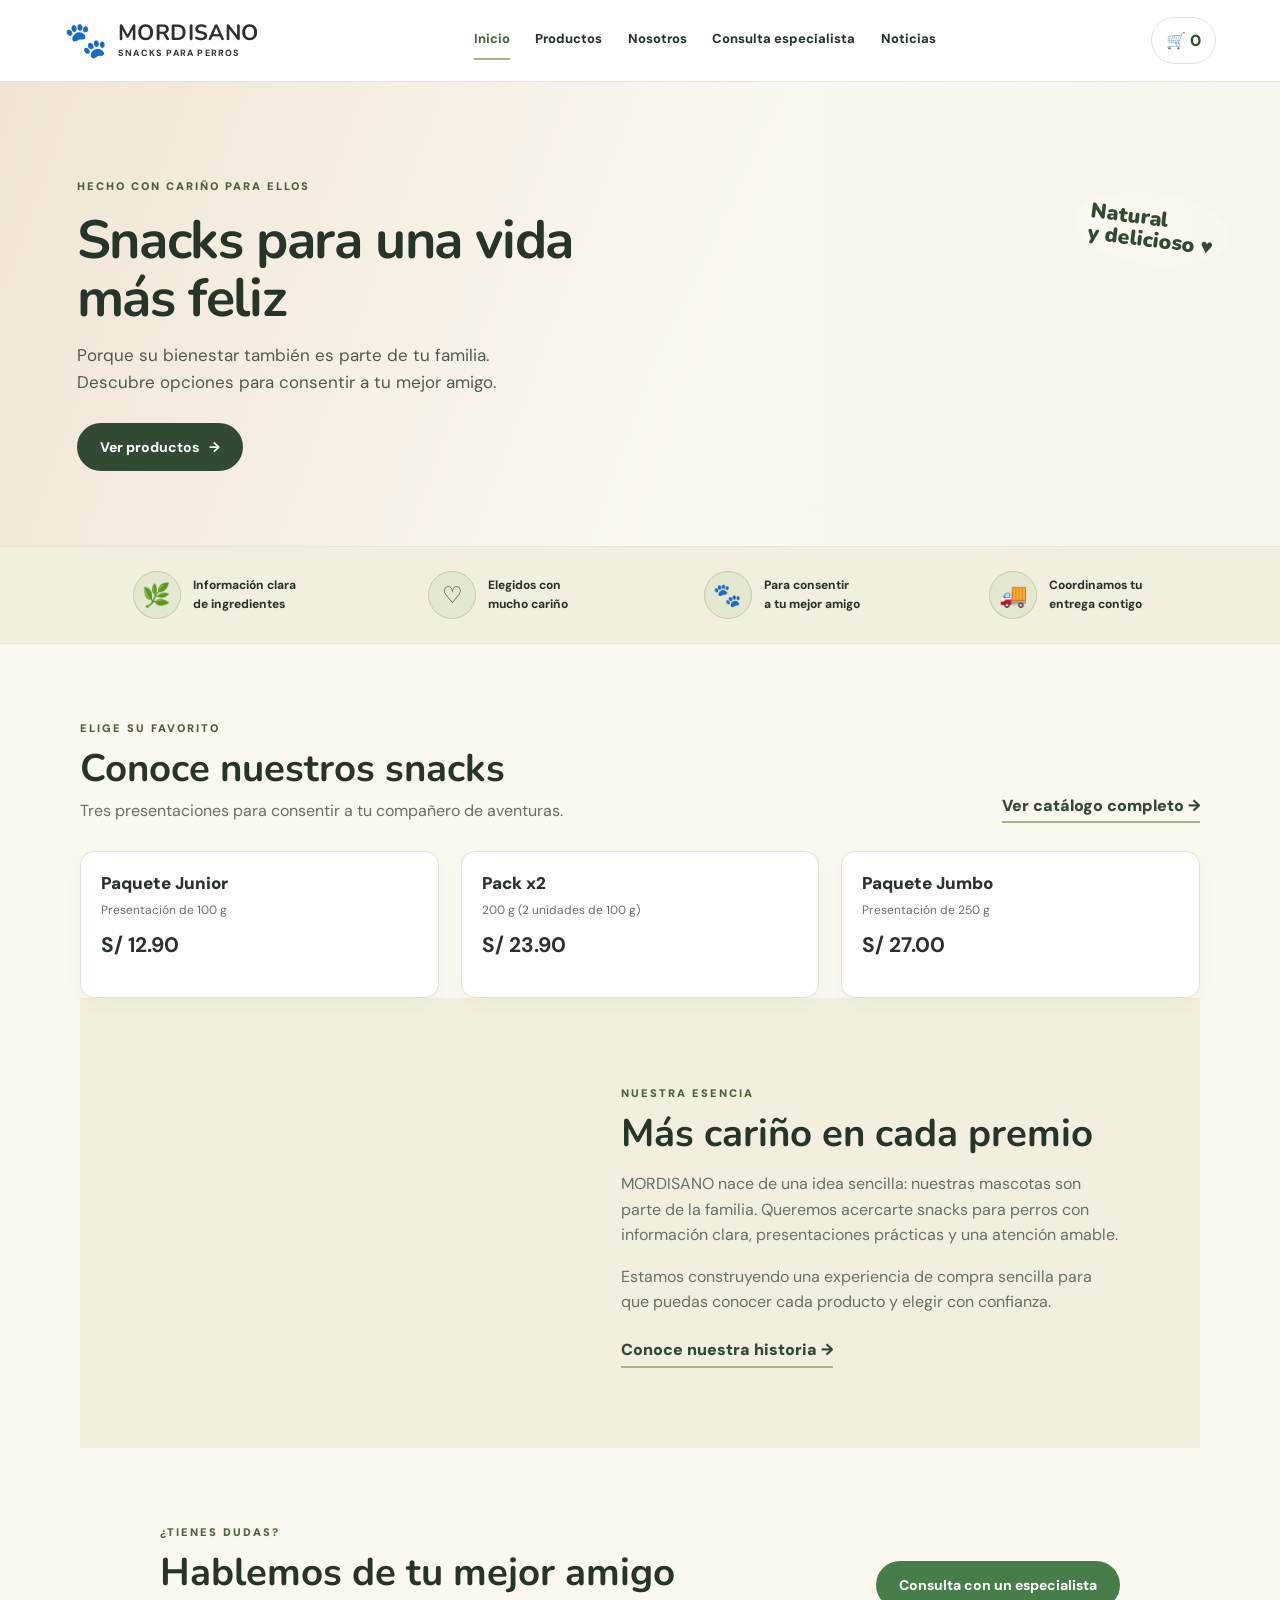
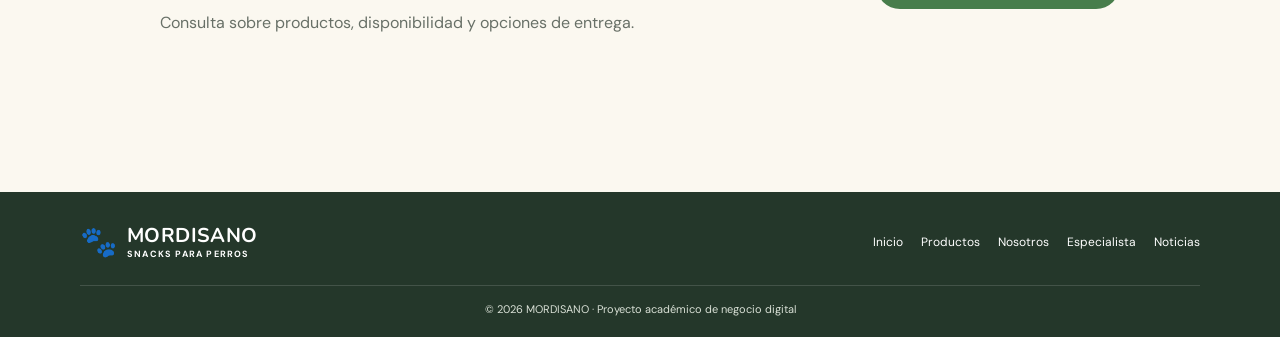
<file: index.html>
<!doctype html><html lang="es"><head><meta charset="utf-8"><meta name="viewport" content="width=device-width, initial-scale=1">
<meta name="description" content="MORDISANO: snacks para perros y una experiencia de compra cercana."><title>Inicio | MORDISANO</title><link rel="stylesheet" href="styles.css"></head><body><header class="site-header">
<a class="brand" href="index.html" aria-label="MORDISANO, inicio"><span class="paw">🐾</span><span><strong>MORDISANO</strong><small>SNACKS PARA PERROS</small></span></a>
<button class="menu-toggle" id="menuToggle" aria-label="Abrir menú" aria-expanded="false">☰</button>
<nav id="mainNav" class="nav">
<a href="index.html" data-page="index.html" target="_blank" rel="noopener">Inicio</a>
<a href="productos.html" data-page="productos.html" target="_blank" rel="noopener">Productos</a>
<a href="nosotros.html" data-page="nosotros.html" target="_blank" rel="noopener">Nosotros</a>
<a href="consultaespecialista.html" data-page="consultaespecialista.html" target="_blank" rel="noopener">Consulta especialista</a>
<a href="noticias.html" data-page="noticias.html" target="_blank" rel="noopener">Noticias</a>
</nav><div class="header-actions"><button class="cart-pill" id="cartButton" aria-label="Ver carrito">🛒 <span id="cartCount">0</span></button></div></header><main><section class="hero" id="inicio"><div class="hero-copy"><span class="eyebrow">HECHO CON CARIÑO PARA ELLOS</span><h1>Snacks para una vida más feliz</h1><p>Porque su bienestar también es parte de tu familia. Descubre opciones para consentir a tu mejor amigo.</p><a class="button" href="productos.html" target="_blank" rel="noopener">Ver productos <span>→</span></a></div><div class="hero-photo" role="img" aria-label="Perro feliz en casa"><span class="photo-note">Natural<br>y delicioso ♥</span></div></section>
<section class="benefits"><div><span>🌿</span><p>Información clara<br>de ingredientes</p></div><div><span>♡</span><p>Elegidos con<br>mucho cariño</p></div><div><span>🐾</span><p>Para consentir<br>a tu mejor amigo</p></div><div><span>🚚</span><p>Coordinamos tu<br>entrega contigo</p></div></section>
<section class="section"><div class="section-heading"><div><span class="eyebrow">ELIGE SU FAVORITO</span><h2>Conoce nuestros snacks</h2><p>Tres presentaciones para consentir a tu compañero de aventuras.</p></div><a class="text-link" href="productos.html" target="_blank" rel="noopener">Ver catálogo completo →</a></div><div class="product-grid">

<article class="product-card">

<div class="product-info">

<h3>Paquete Junior</h3>

<p>Presentación de 100 g</p>

<strong class="price">S/ 12.90</strong>

</div>

</article>

<article class="product-card">

<div class="product-info">

<h3>Pack x2</h3>

<p>200 g (2 unidades de 100 g)</p>

<strong class="price">S/ 23.90</strong>

</div>

</article>

<article class="product-card">

<div class="product-info">

<h3>Paquete Jumbo</h3>

<p>Presentación de 250 g</p>

<strong class="price">S/ 27.00</strong>

</div>

</article>

</div>
<section class="about section"><div class="about-photo" role="img" aria-label="Perro descansando cómodamente"></div><div class="about-copy"><span class="eyebrow">NUESTRA ESENCIA</span><h2>Más cariño en cada premio</h2><p>MORDISANO nace de una idea sencilla: nuestras mascotas son parte de la familia. Queremos acercarte snacks para perros con información clara, presentaciones prácticas y una atención amable.</p><p>Estamos construyendo una experiencia de compra sencilla para que puedas conocer cada producto y elegir con confianza.</p><a class="text-link" href="nosotros.html" target="_blank" rel="noopener">Conoce nuestra historia →</a></div></section>
<section class="section contact"><div><span class="eyebrow">¿TIENES DUDAS?</span><h2>Hablemos de tu mejor amigo</h2><p>Consulta sobre productos, disponibilidad y opciones de entrega.</p></div><a class="button whatsapp" href="consultaespecialista.html" target="_blank" rel="noopener">Consulta con un especialista</a></section></main><footer class="footer"><a class="brand footer-brand" href="index.html" target="_blank" rel="noopener"><span class="paw">🐾</span><span><strong>MORDISANO</strong><small>SNACKS PARA PERROS</small></span></a>
<div class="footer-links"><a href="index.html" target="_blank" rel="noopener">Inicio</a><a href="productos.html" target="_blank" rel="noopener">Productos</a><a href="nosotros.html" target="_blank" rel="noopener">Nosotros</a><a href="consultaespecialista.html" target="_blank" rel="noopener">Especialista</a><a href="noticias.html" target="_blank" rel="noopener">Noticias</a></div>
<p>© <span id="year"></span> MORDISANO · Proyecto académico de negocio digital</p></footer><dialog id="cartDialog" class="cart-dialog"><div class="dialog-head"><h2>Tu carrito</h2><button id="closeCart" aria-label="Cerrar carrito">✕</button></div>
<div id="cartItems" class="cart-items"><p>Aún no has agregado productos.</p></div><div class="cart-total"><span>Total</span><strong id="cartTotal">S/ 0.00</strong></div>
<button id="checkoutButton" class="button checkout">Preparar pedido por WhatsApp</button><p class="dialog-note">Este sitio es una demostración académica. El pedido no se procesa ni se cobra automáticamente.</p></dialog><div class="toast" id="toast" role="status" aria-live="polite"></div><script src="script.js"></script><script>document.querySelectorAll('.nav a').forEach(a=>{if(a.dataset.page==='index.html')a.classList.add('active')});</script></body></html>
</file>
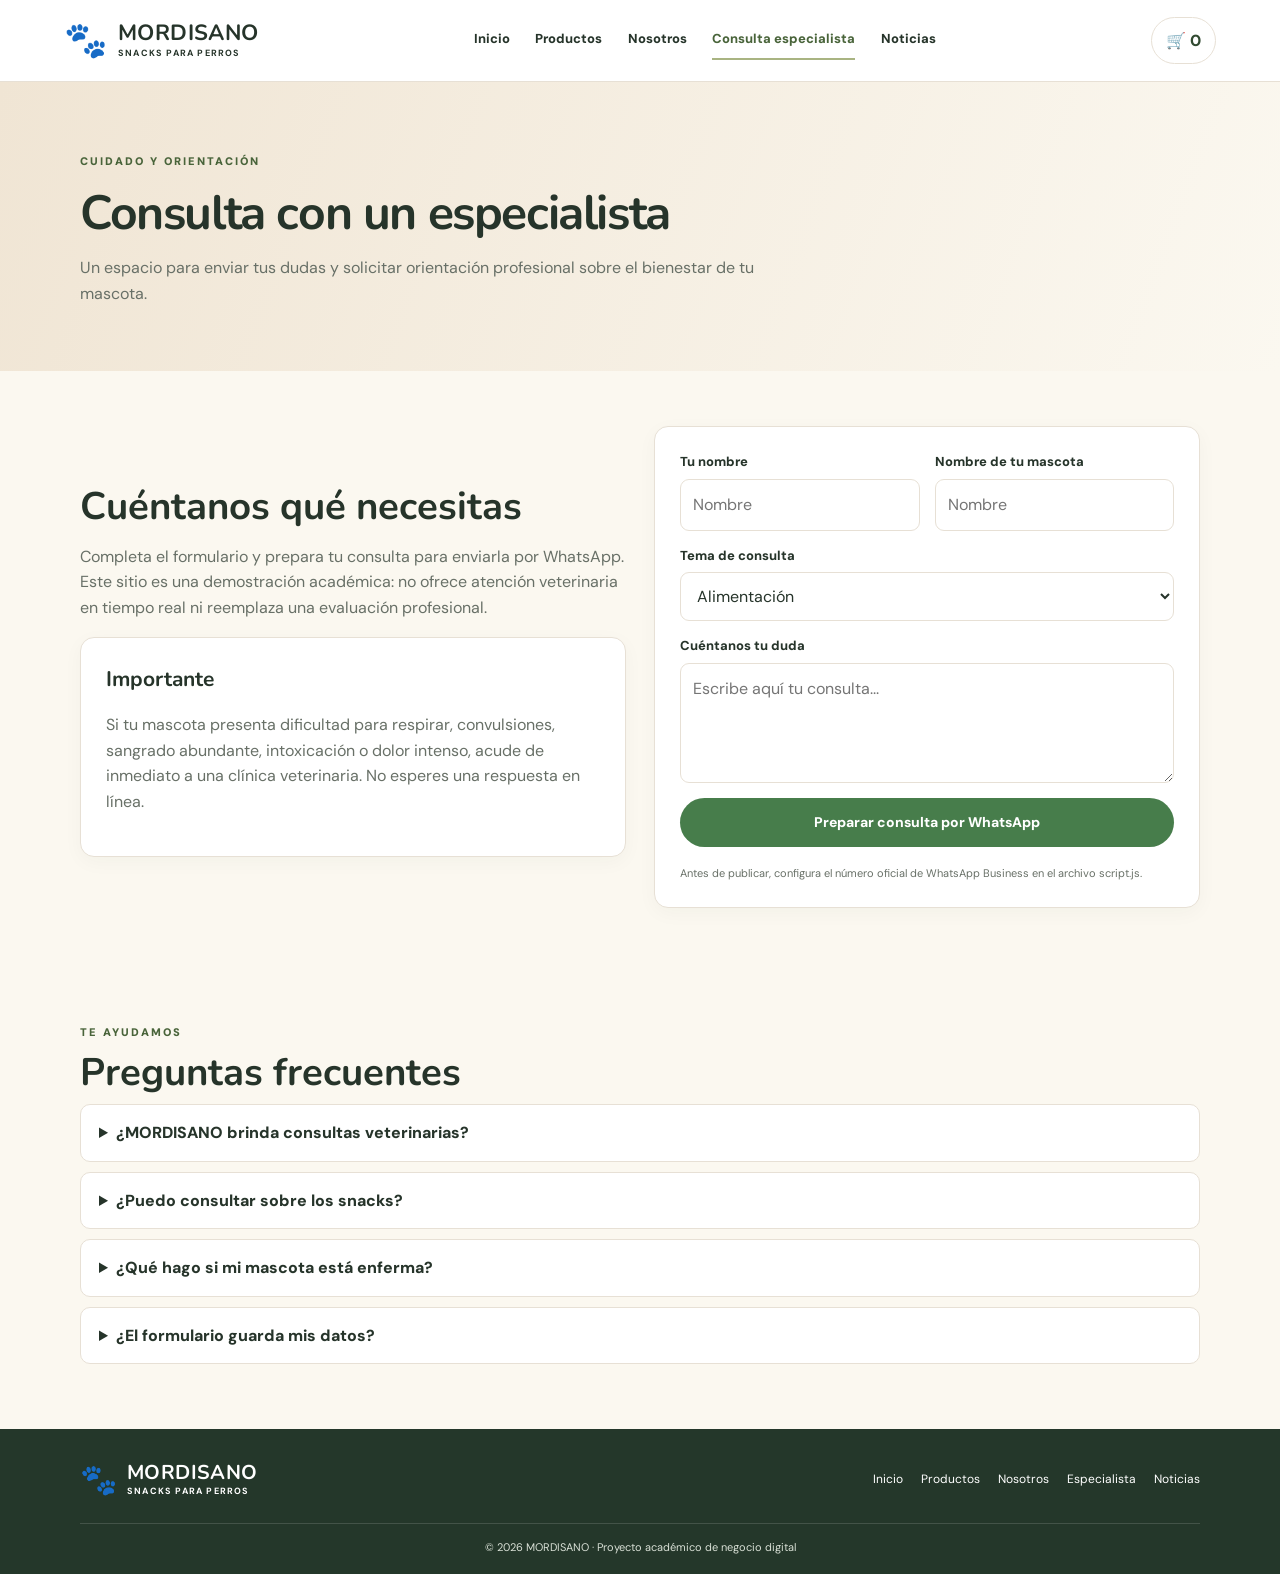
<file: consultaespecialista.html>
<!doctype html><html lang="es"><head><meta charset="utf-8"><meta name="viewport" content="width=device-width, initial-scale=1">
<meta name="description" content="MORDISANO: snacks para perros y una experiencia de compra cercana."><title>Consulta con especialista | MORDISANO</title><link rel="stylesheet" href="styles.css"></head><body><header class="site-header">
<a class="brand" href="index.html" aria-label="MORDISANO, inicio"><span class="paw">🐾</span><span><strong>MORDISANO</strong><small>SNACKS PARA PERROS</small></span></a>
<button class="menu-toggle" id="menuToggle" aria-label="Abrir menú" aria-expanded="false">☰</button>
<nav id="mainNav" class="nav">
<a href="index.html" data-page="index.html" target="_blank" rel="noopener">Inicio</a>
<a href="productos.html" data-page="productos.html" target="_blank" rel="noopener">Productos</a>
<a href="nosotros.html" data-page="nosotros.html" target="_blank" rel="noopener">Nosotros</a>
<a href="consultaespecialista.html" data-page="consultaespecialista.html" target="_blank" rel="noopener">Consulta especialista</a>
<a href="noticias.html" data-page="noticias.html" target="_blank" rel="noopener">Noticias</a>
</nav><div class="header-actions"><button class="cart-pill" id="cartButton" aria-label="Ver carrito">🛒 <span id="cartCount">0</span></button></div></header><main><section class="page-hero"><span class="eyebrow">CUIDADO Y ORIENTACIÓN</span><h1>Consulta con un especialista</h1><p>Un espacio para enviar tus dudas y solicitar orientación profesional sobre el bienestar de tu mascota.</p></section>
<section class="content two-col"><div><h2>Cuéntanos qué necesitas</h2><p>Completa el formulario y prepara tu consulta para enviarla por WhatsApp. Este sitio es una demostración académica: no ofrece atención veterinaria en tiempo real ni reemplaza una evaluación profesional.</p><div class="info-card"><h3>Importante</h3><p>Si tu mascota presenta dificultad para respirar, convulsiones, sangrado abundante, intoxicación o dolor intenso, acude de inmediato a una clínica veterinaria. No esperes una respuesta en línea.</p></div></div>
<div class="info-card"><form id="consultForm" class="form-grid"><div class="field"><label for="owner">Tu nombre</label><input id="owner" name="owner" required placeholder="Nombre"></div><div class="field"><label for="pet">Nombre de tu mascota</label><input id="pet" name="pet" placeholder="Nombre"></div><div class="field full"><label for="topic">Tema de consulta</label><select id="topic" name="topic"><option>Alimentación</option><option>Cuidados generales</option><option>Comportamiento</option><option>Otra consulta</option></select></div><div class="field full"><label for="question">Cuéntanos tu duda</label><textarea id="question" name="question" required placeholder="Escribe aquí tu consulta..."></textarea></div><div class="field full"><button class="button whatsapp" type="submit">Preparar consulta por WhatsApp</button></div></form><p class="notice">Antes de publicar, configura el número oficial de WhatsApp Business en el archivo script.js.</p></div></section>
<section class="content faq"><span class="eyebrow">TE AYUDAMOS</span><h2>Preguntas frecuentes</h2><details><summary>¿MORDISANO brinda consultas veterinarias?</summary><p>Esta versión es una propuesta académica. El formulario permite preparar una consulta, pero no confirma que exista un veterinario conectado ni una atención profesional activa.</p></details><details><summary>¿Puedo consultar sobre los snacks?</summary><p>Sí. Puedes enviar preguntas sobre presentaciones, disponibilidad e información del producto. Los ingredientes y recomendaciones específicas deben confirmarse con la información oficial del producto.</p></details><details><summary>¿Qué hago si mi mascota está enferma?</summary><p>Contacta a un médico veterinario o acude a una clínica. Ante una emergencia, busca atención presencial inmediata.</p></details><details><summary>¿El formulario guarda mis datos?</summary><p>No. El formulario solo prepara un mensaje para WhatsApp; no almacena información en esta página.</p></details></section></main><footer class="footer"><a class="brand footer-brand" href="index.html" target="_blank" rel="noopener"><span class="paw">🐾</span><span><strong>MORDISANO</strong><small>SNACKS PARA PERROS</small></span></a>
<div class="footer-links"><a href="index.html" target="_blank" rel="noopener">Inicio</a><a href="productos.html" target="_blank" rel="noopener">Productos</a><a href="nosotros.html" target="_blank" rel="noopener">Nosotros</a><a href="consultaespecialista.html" target="_blank" rel="noopener">Especialista</a><a href="noticias.html" target="_blank" rel="noopener">Noticias</a></div>
<p>© <span id="year"></span> MORDISANO · Proyecto académico de negocio digital</p></footer><dialog id="cartDialog" class="cart-dialog"><div class="dialog-head"><h2>Tu carrito</h2><button id="closeCart" aria-label="Cerrar carrito">✕</button></div>
<div id="cartItems" class="cart-items"><p>Aún no has agregado productos.</p></div><div class="cart-total"><span>Total</span><strong id="cartTotal">S/ 0.00</strong></div>
<button id="checkoutButton" class="button checkout">Preparar pedido por WhatsApp</button><p class="dialog-note">Este sitio es una demostración académica. El pedido no se procesa ni se cobra automáticamente.</p></dialog><div class="toast" id="toast" role="status" aria-live="polite"></div><script src="script.js"></script><script>document.querySelectorAll('.nav a').forEach(a=>{if(a.dataset.page==='consultaespecialista.html')a.classList.add('active')});</script></body></html>
</file>
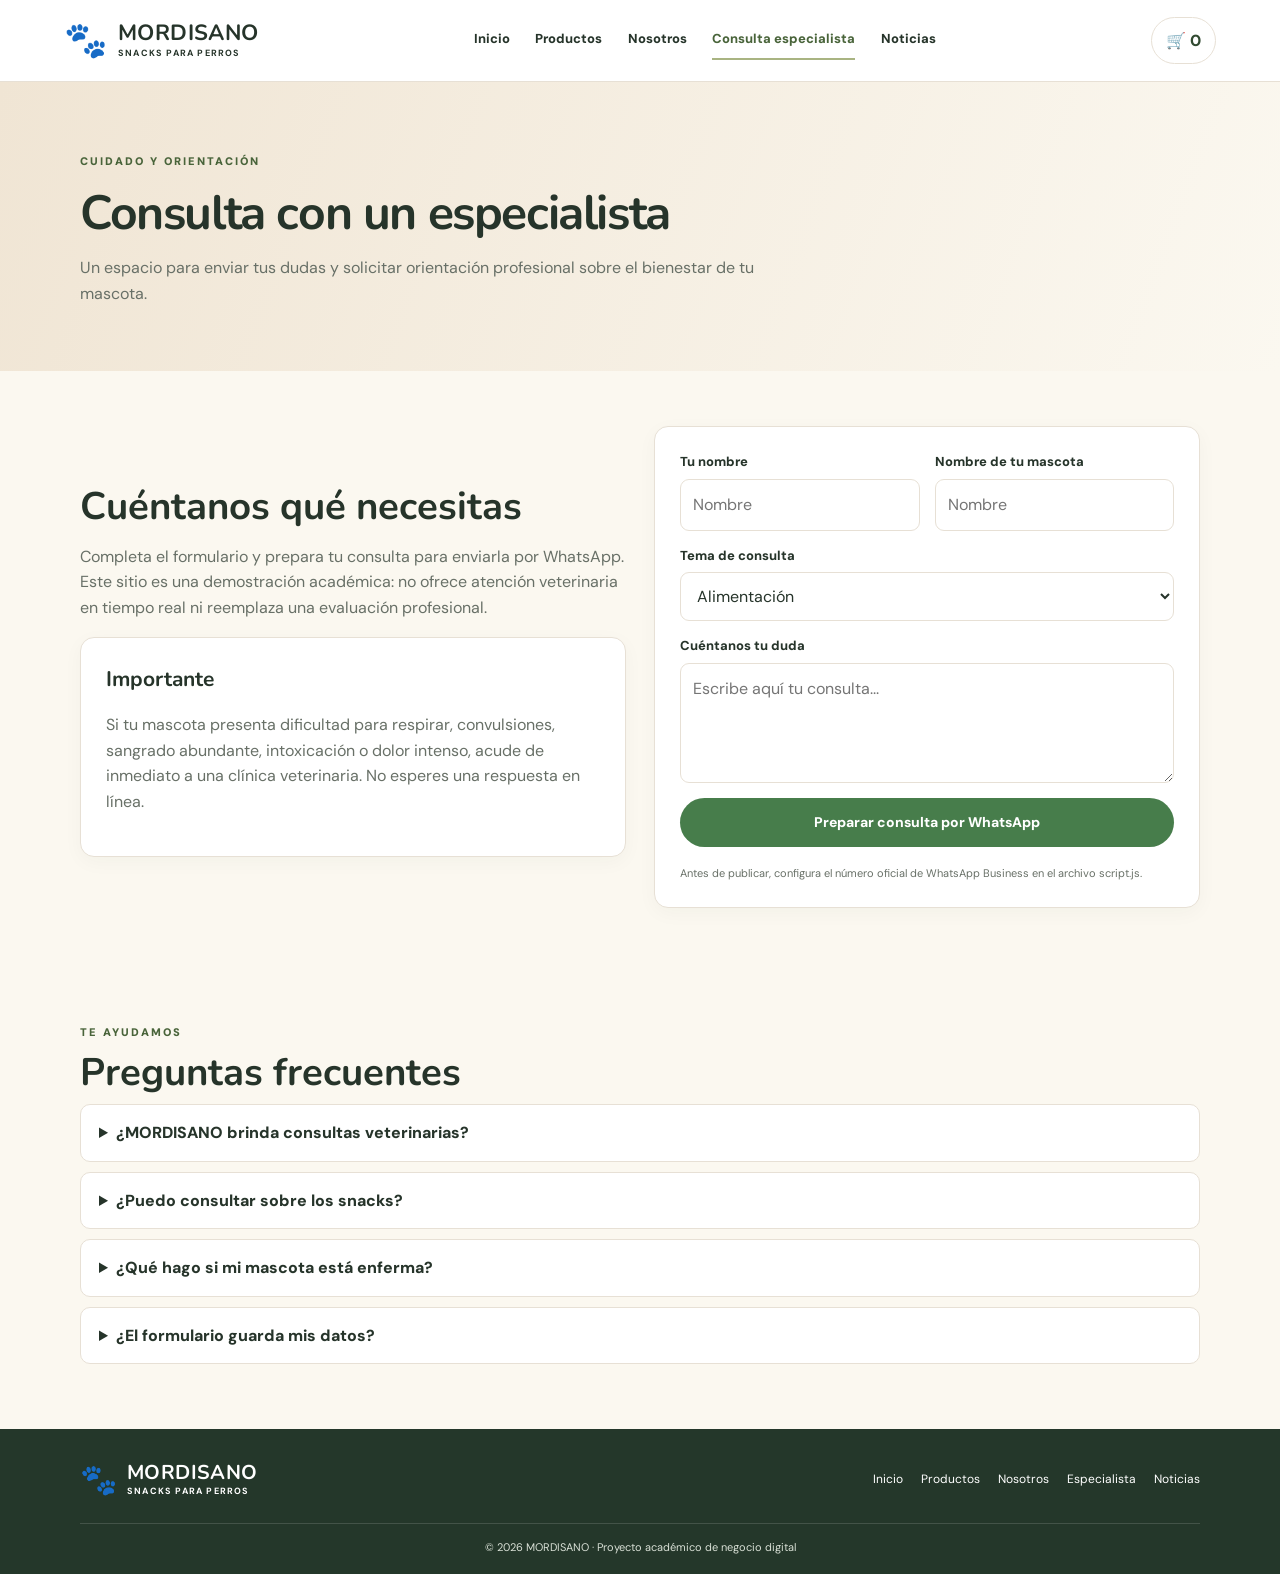
<file: consultaespecialista[1].html>
<!doctype html><html lang="es"><head><meta charset="utf-8"><meta name="viewport" content="width=device-width, initial-scale=1">
<meta name="description" content="MORDISANO: snacks para perros y una experiencia de compra cercana."><title>Consulta con especialista | MORDISANO</title><link rel="stylesheet" href="styles.css"></head><body><header class="site-header">
<a class="brand" href="index.html" aria-label="MORDISANO, inicio"><span class="paw">🐾</span><span><strong>MORDISANO</strong><small>SNACKS PARA PERROS</small></span></a>
<button class="menu-toggle" id="menuToggle" aria-label="Abrir menú" aria-expanded="false">☰</button>
<nav id="mainNav" class="nav">
<a href="index.html" data-page="index.html" target="_blank" rel="noopener">Inicio</a>
<a href="productos.html" data-page="productos.html" target="_blank" rel="noopener">Productos</a>
<a href="nosotros.html" data-page="nosotros.html" target="_blank" rel="noopener">Nosotros</a>
<a href="consultaespecialista.html" data-page="consultaespecialista.html" target="_blank" rel="noopener">Consulta especialista</a>
<a href="noticias.html" data-page="noticias.html" target="_blank" rel="noopener">Noticias</a>
</nav><div class="header-actions"><button class="cart-pill" id="cartButton" aria-label="Ver carrito">🛒 <span id="cartCount">0</span></button></div></header><main><section class="page-hero"><span class="eyebrow">CUIDADO Y ORIENTACIÓN</span><h1>Consulta con un especialista</h1><p>Un espacio para enviar tus dudas y solicitar orientación profesional sobre el bienestar de tu mascota.</p></section>
<section class="content two-col"><div><h2>Cuéntanos qué necesitas</h2><p>Completa el formulario y prepara tu consulta para enviarla por WhatsApp. Este sitio es una demostración académica: no ofrece atención veterinaria en tiempo real ni reemplaza una evaluación profesional.</p><div class="info-card"><h3>Importante</h3><p>Si tu mascota presenta dificultad para respirar, convulsiones, sangrado abundante, intoxicación o dolor intenso, acude de inmediato a una clínica veterinaria. No esperes una respuesta en línea.</p></div></div>
<div class="info-card"><form id="consultForm" class="form-grid"><div class="field"><label for="owner">Tu nombre</label><input id="owner" name="owner" required placeholder="Nombre"></div><div class="field"><label for="pet">Nombre de tu mascota</label><input id="pet" name="pet" placeholder="Nombre"></div><div class="field full"><label for="topic">Tema de consulta</label><select id="topic" name="topic"><option>Alimentación</option><option>Cuidados generales</option><option>Comportamiento</option><option>Otra consulta</option></select></div><div class="field full"><label for="question">Cuéntanos tu duda</label><textarea id="question" name="question" required placeholder="Escribe aquí tu consulta..."></textarea></div><div class="field full"><button class="button whatsapp" type="submit">Preparar consulta por WhatsApp</button></div></form><p class="notice">Antes de publicar, configura el número oficial de WhatsApp Business en el archivo script.js.</p></div></section>
<section class="content faq"><span class="eyebrow">TE AYUDAMOS</span><h2>Preguntas frecuentes</h2><details><summary>¿MORDISANO brinda consultas veterinarias?</summary><p>Esta versión es una propuesta académica. El formulario permite preparar una consulta, pero no confirma que exista un veterinario conectado ni una atención profesional activa.</p></details><details><summary>¿Puedo consultar sobre los snacks?</summary><p>Sí. Puedes enviar preguntas sobre presentaciones, disponibilidad e información del producto. Los ingredientes y recomendaciones específicas deben confirmarse con la información oficial del producto.</p></details><details><summary>¿Qué hago si mi mascota está enferma?</summary><p>Contacta a un médico veterinario o acude a una clínica. Ante una emergencia, busca atención presencial inmediata.</p></details><details><summary>¿El formulario guarda mis datos?</summary><p>No. El formulario solo prepara un mensaje para WhatsApp; no almacena información en esta página.</p></details></section></main><footer class="footer"><a class="brand footer-brand" href="index.html" target="_blank" rel="noopener"><span class="paw">🐾</span><span><strong>MORDISANO</strong><small>SNACKS PARA PERROS</small></span></a>
<div class="footer-links"><a href="index.html" target="_blank" rel="noopener">Inicio</a><a href="productos.html" target="_blank" rel="noopener">Productos</a><a href="nosotros.html" target="_blank" rel="noopener">Nosotros</a><a href="consultaespecialista.html" target="_blank" rel="noopener">Especialista</a><a href="noticias.html" target="_blank" rel="noopener">Noticias</a></div>
<p>© <span id="year"></span> MORDISANO · Proyecto académico de negocio digital</p></footer><dialog id="cartDialog" class="cart-dialog"><div class="dialog-head"><h2>Tu carrito</h2><button id="closeCart" aria-label="Cerrar carrito">✕</button></div>
<div id="cartItems" class="cart-items"><p>Aún no has agregado productos.</p></div><div class="cart-total"><span>Total</span><strong id="cartTotal">S/ 0.00</strong></div>
<button id="checkoutButton" class="button checkout">Preparar pedido por WhatsApp</button><p class="dialog-note">Este sitio es una demostración académica. El pedido no se procesa ni se cobra automáticamente.</p></dialog><div class="toast" id="toast" role="status" aria-live="polite"></div><script src="script.js"></script><script>document.querySelectorAll('.nav a').forEach(a=>{if(a.dataset.page==='consultaespecialista.html')a.classList.add('active')});</script></body></html>
</file>
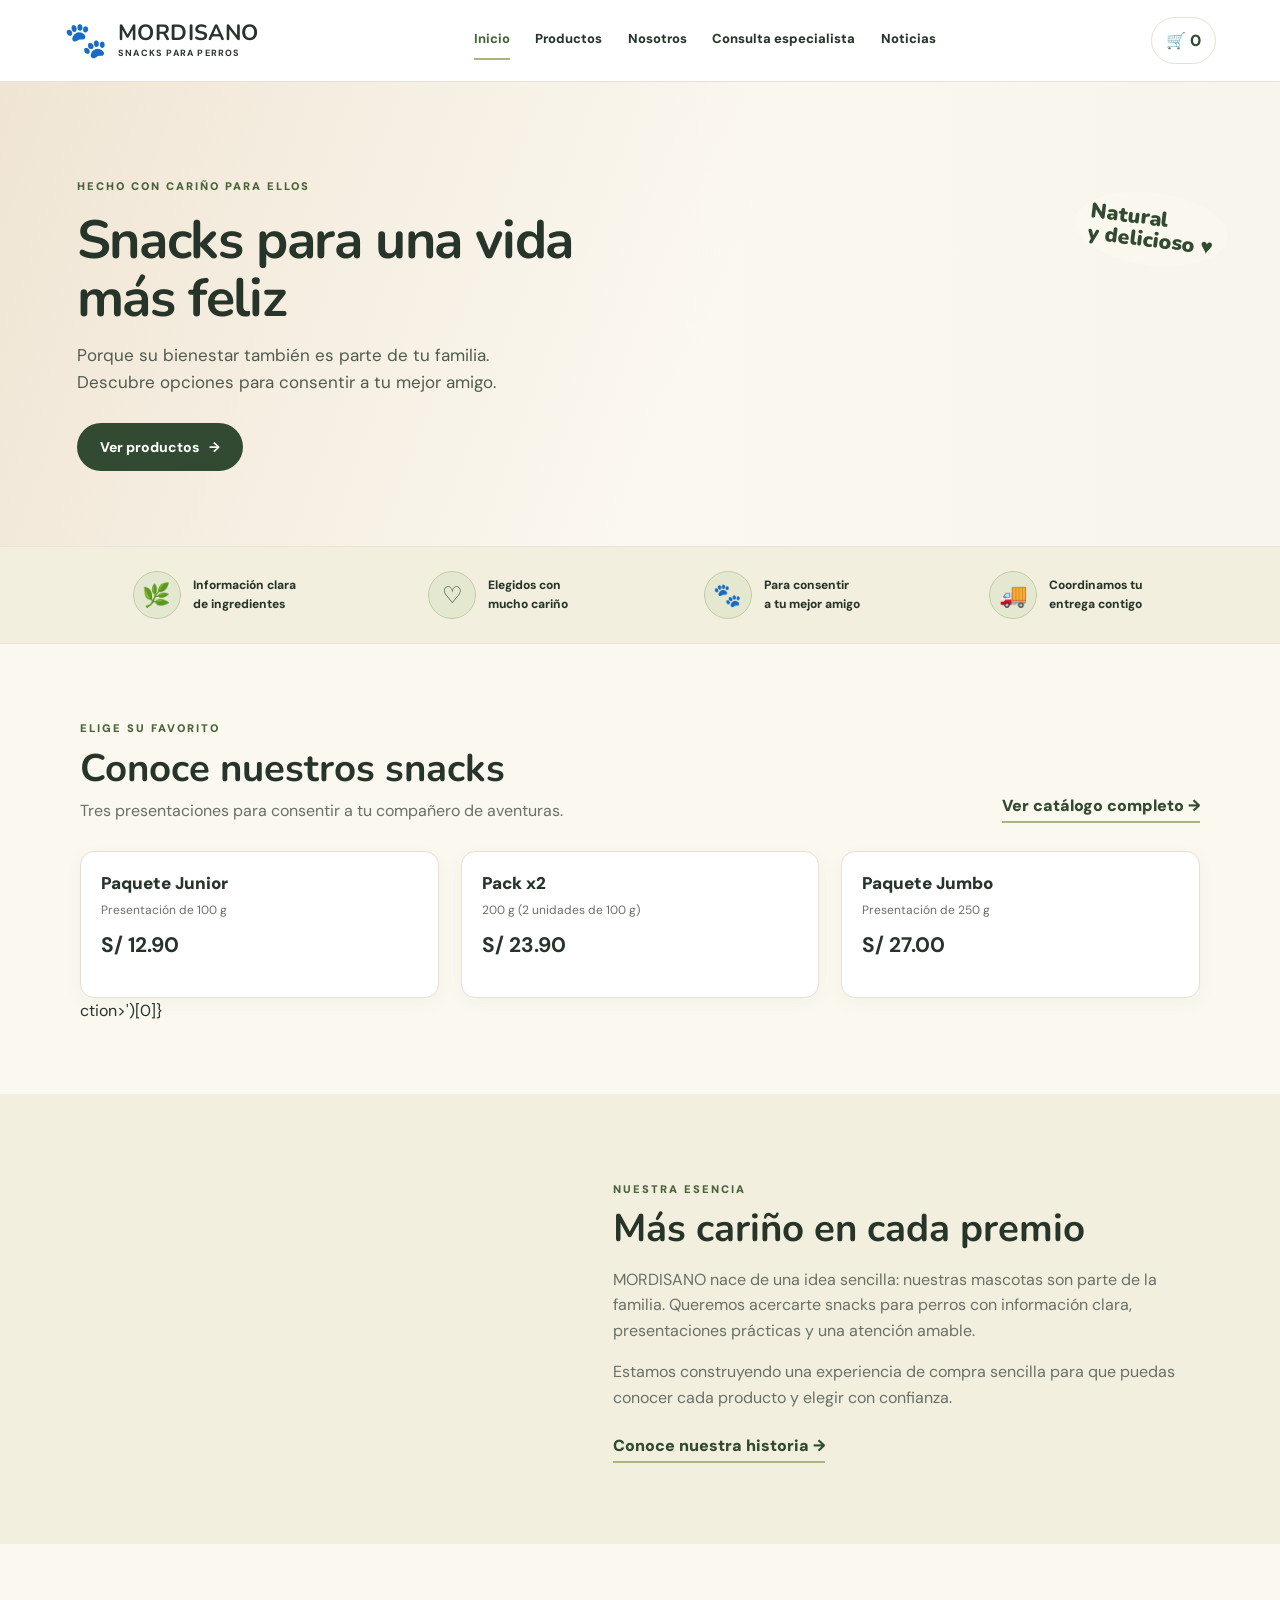
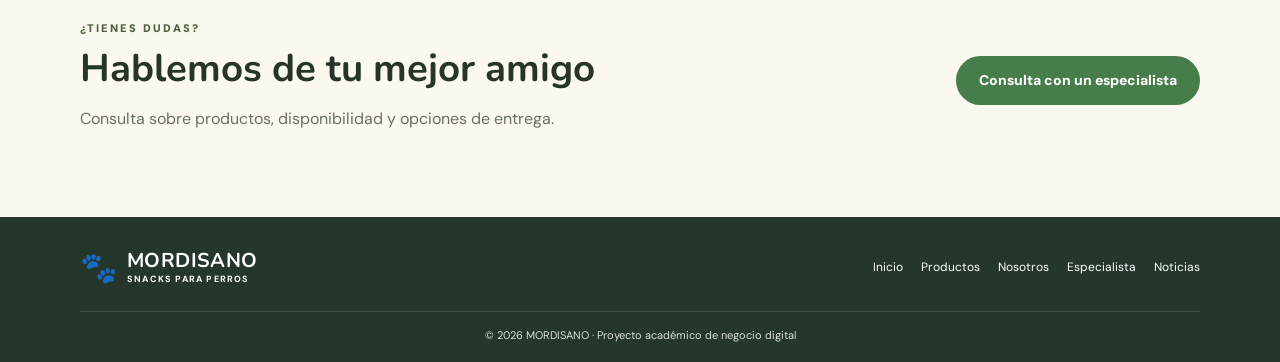
<file: index[1].html>
<!doctype html><html lang="es"><head><meta charset="utf-8"><meta name="viewport" content="width=device-width, initial-scale=1">
<meta name="description" content="MORDISANO: snacks para perros y una experiencia de compra cercana."><title>Inicio | MORDISANO</title><link rel="stylesheet" href="styles.css"></head><body><header class="site-header">
<a class="brand" href="index.html" aria-label="MORDISANO, inicio"><span class="paw">🐾</span><span><strong>MORDISANO</strong><small>SNACKS PARA PERROS</small></span></a>
<button class="menu-toggle" id="menuToggle" aria-label="Abrir menú" aria-expanded="false">☰</button>
<nav id="mainNav" class="nav">
<a href="index.html" data-page="index.html" target="_blank" rel="noopener">Inicio</a>
<a href="productos.html" data-page="productos.html" target="_blank" rel="noopener">Productos</a>
<a href="nosotros.html" data-page="nosotros.html" target="_blank" rel="noopener">Nosotros</a>
<a href="consultaespecialista.html" data-page="consultaespecialista.html" target="_blank" rel="noopener">Consulta especialista</a>
<a href="noticias.html" data-page="noticias.html" target="_blank" rel="noopener">Noticias</a>
</nav><div class="header-actions"><button class="cart-pill" id="cartButton" aria-label="Ver carrito">🛒 <span id="cartCount">0</span></button></div></header><main><section class="hero" id="inicio"><div class="hero-copy"><span class="eyebrow">HECHO CON CARIÑO PARA ELLOS</span><h1>Snacks para una vida más feliz</h1><p>Porque su bienestar también es parte de tu familia. Descubre opciones para consentir a tu mejor amigo.</p><a class="button" href="productos.html" target="_blank" rel="noopener">Ver productos <span>→</span></a></div><div class="hero-photo" role="img" aria-label="Perro feliz en casa"><span class="photo-note">Natural<br>y delicioso ♥</span></div></section>
<section class="benefits"><div><span>🌿</span><p>Información clara<br>de ingredientes</p></div><div><span>♡</span><p>Elegidos con<br>mucho cariño</p></div><div><span>🐾</span><p>Para consentir<br>a tu mejor amigo</p></div><div><span>🚚</span><p>Coordinamos tu<br>entrega contigo</p></div></section>
<section class="section"><div class="section-heading"><div><span class="eyebrow">ELIGE SU FAVORITO</span><h2>Conoce nuestros snacks</h2><p>Tres presentaciones para consentir a tu compañero de aventuras.</p></div><a class="text-link" href="productos.html" target="_blank" rel="noopener">Ver catálogo completo →</a></div><div class="product-grid">

<article class="product-card">

<div class="product-info">

<h3>Paquete Junior</h3>

<p>Presentación de 100 g</p>

<strong class="price">S/ 12.90</strong>

</div>

</article>

<article class="product-card">

<div class="product-info">

<h3>Pack x2</h3>

<p>200 g (2 unidades de 100 g)</p>

<strong class="price">S/ 23.90</strong>

</div>

</article>

<article class="product-card">

<div class="product-info">

<h3>Paquete Jumbo</h3>

<p>Presentación de 250 g</p>

<strong class="price">S/ 27.00</strong>

</div>

</article>

</div>ction>')[0]}</section>
<section class="about section"><div class="about-photo" role="img" aria-label="Perro descansando cómodamente"></div><div class="about-copy"><span class="eyebrow">NUESTRA ESENCIA</span><h2>Más cariño en cada premio</h2><p>MORDISANO nace de una idea sencilla: nuestras mascotas son parte de la familia. Queremos acercarte snacks para perros con información clara, presentaciones prácticas y una atención amable.</p><p>Estamos construyendo una experiencia de compra sencilla para que puedas conocer cada producto y elegir con confianza.</p><a class="text-link" href="nosotros.html" target="_blank" rel="noopener">Conoce nuestra historia →</a></div></section>
<section class="section contact"><div><span class="eyebrow">¿TIENES DUDAS?</span><h2>Hablemos de tu mejor amigo</h2><p>Consulta sobre productos, disponibilidad y opciones de entrega.</p></div><a class="button whatsapp" href="consultaespecialista.html" target="_blank" rel="noopener">Consulta con un especialista</a></section></main><footer class="footer"><a class="brand footer-brand" href="index.html" target="_blank" rel="noopener"><span class="paw">🐾</span><span><strong>MORDISANO</strong><small>SNACKS PARA PERROS</small></span></a>
<div class="footer-links"><a href="index.html" target="_blank" rel="noopener">Inicio</a><a href="productos.html" target="_blank" rel="noopener">Productos</a><a href="nosotros.html" target="_blank" rel="noopener">Nosotros</a><a href="consultaespecialista.html" target="_blank" rel="noopener">Especialista</a><a href="noticias.html" target="_blank" rel="noopener">Noticias</a></div>
<p>© <span id="year"></span> MORDISANO · Proyecto académico de negocio digital</p></footer><dialog id="cartDialog" class="cart-dialog"><div class="dialog-head"><h2>Tu carrito</h2><button id="closeCart" aria-label="Cerrar carrito">✕</button></div>
<div id="cartItems" class="cart-items"><p>Aún no has agregado productos.</p></div><div class="cart-total"><span>Total</span><strong id="cartTotal">S/ 0.00</strong></div>
<button id="checkoutButton" class="button checkout">Preparar pedido por WhatsApp</button><p class="dialog-note">Este sitio es una demostración académica. El pedido no se procesa ni se cobra automáticamente.</p></dialog><div class="toast" id="toast" role="status" aria-live="polite"></div><script src="script.js"></script><script>document.querySelectorAll('.nav a').forEach(a=>{if(a.dataset.page==='index.html')a.classList.add('active')});</script></body></html>
</file>
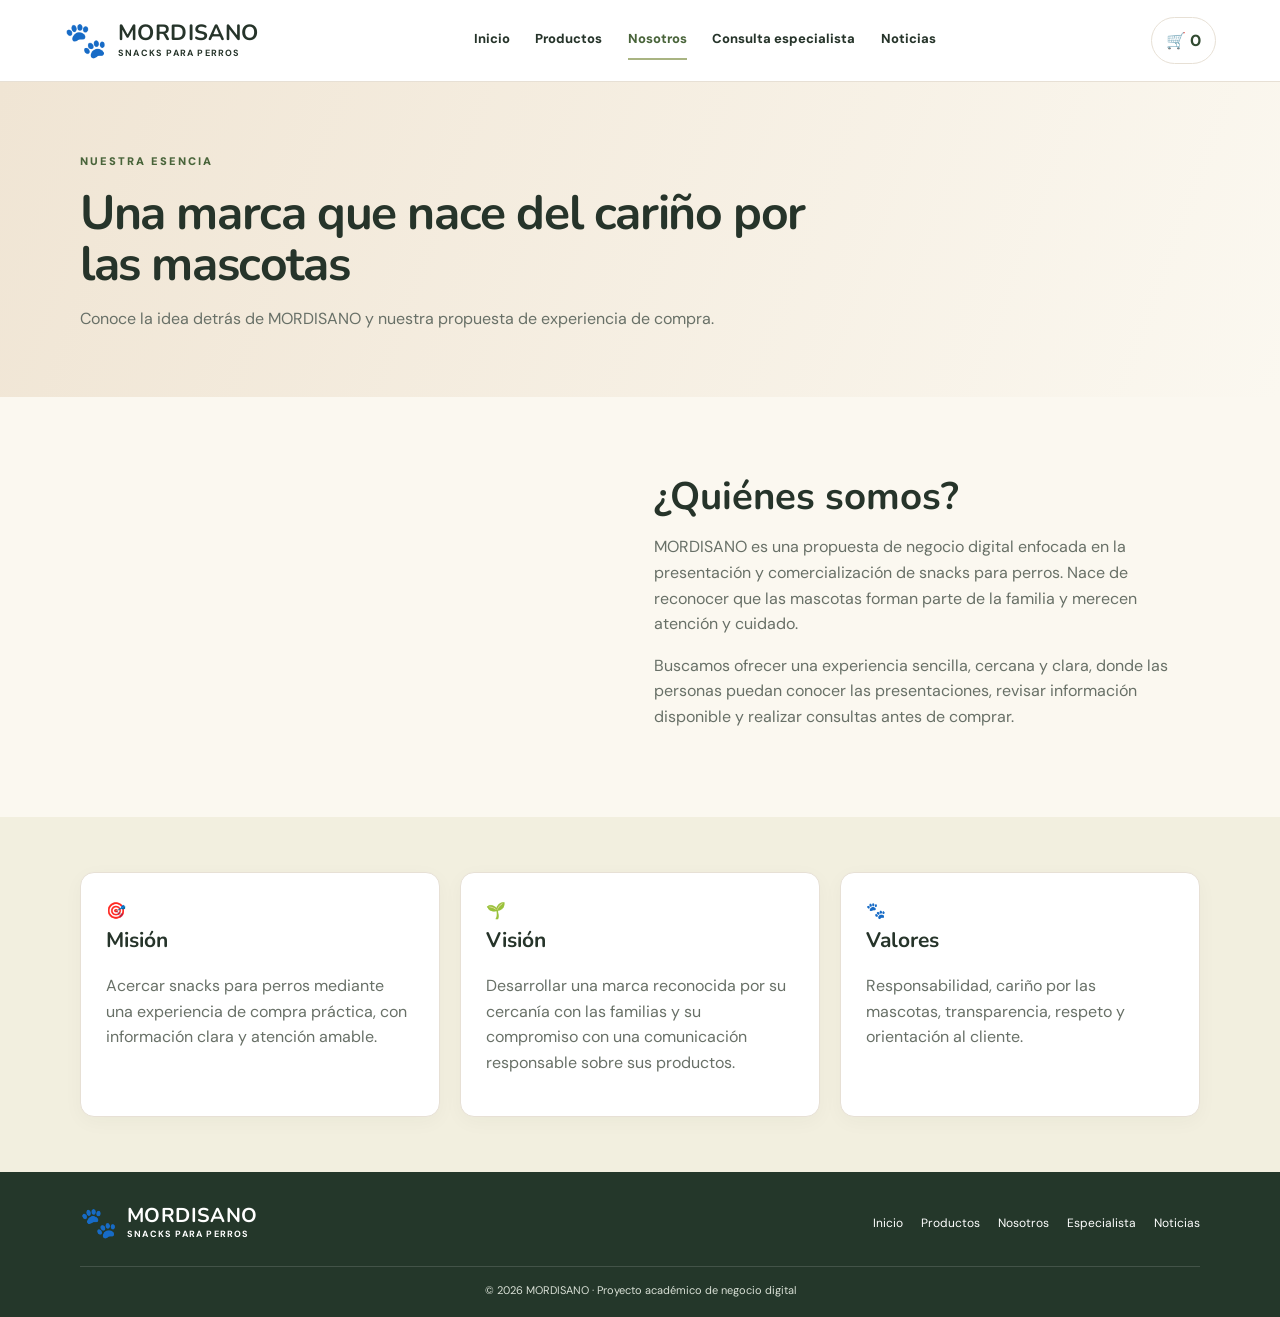
<file: nosotros.html>
<!doctype html><html lang="es"><head><meta charset="utf-8"><meta name="viewport" content="width=device-width, initial-scale=1">
<meta name="description" content="MORDISANO: snacks para perros y una experiencia de compra cercana."><title>Nosotros | MORDISANO</title><link rel="stylesheet" href="styles.css"></head><body><header class="site-header">
<a class="brand" href="index.html" aria-label="MORDISANO, inicio"><span class="paw">🐾</span><span><strong>MORDISANO</strong><small>SNACKS PARA PERROS</small></span></a>
<button class="menu-toggle" id="menuToggle" aria-label="Abrir menú" aria-expanded="false">☰</button>
<nav id="mainNav" class="nav">
<a href="index.html" data-page="index.html" target="_blank" rel="noopener">Inicio</a>
<a href="productos.html" data-page="productos.html" target="_blank" rel="noopener">Productos</a>
<a href="nosotros.html" data-page="nosotros.html" target="_blank" rel="noopener">Nosotros</a>
<a href="consultaespecialista.html" data-page="consultaespecialista.html" target="_blank" rel="noopener">Consulta especialista</a>
<a href="noticias.html" data-page="noticias.html" target="_blank" rel="noopener">Noticias</a>
</nav><div class="header-actions"><button class="cart-pill" id="cartButton" aria-label="Ver carrito">🛒 <span id="cartCount">0</span></button></div></header><main><section class="page-hero"><span class="eyebrow">NUESTRA ESENCIA</span><h1>Una marca que nace del cariño por las mascotas</h1><p>Conoce la idea detrás de MORDISANO y nuestra propuesta de experiencia de compra.</p></section>
<section class="content two-col"><div class="about-photo" role="img" aria-label="Perro junto a su familia"></div><div><h2>¿Quiénes somos?</h2><p>MORDISANO es una propuesta de negocio digital enfocada en la presentación y comercialización de snacks para perros. Nace de reconocer que las mascotas forman parte de la familia y merecen atención y cuidado.</p><p>Buscamos ofrecer una experiencia sencilla, cercana y clara, donde las personas puedan conocer las presentaciones, revisar información disponible y realizar consultas antes de comprar.</p></div></section>
<section class="content" style="background:#f2efdf"><div class="article-grid"><article class="info-card"><span class="article-icon">🎯</span><h3>Misión</h3><p>Acercar snacks para perros mediante una experiencia de compra práctica, con información clara y atención amable.</p></article><article class="info-card"><span class="article-icon">🌱</span><h3>Visión</h3><p>Desarrollar una marca reconocida por su cercanía con las familias y su compromiso con una comunicación responsable sobre sus productos.</p></article><article class="info-card"><span class="article-icon">🐾</span><h3>Valores</h3><p>Responsabilidad, cariño por las mascotas, transparencia, respeto y orientación al cliente.</p></article></div></section></main><footer class="footer"><a class="brand footer-brand" href="index.html" target="_blank" rel="noopener"><span class="paw">🐾</span><span><strong>MORDISANO</strong><small>SNACKS PARA PERROS</small></span></a>
<div class="footer-links"><a href="index.html" target="_blank" rel="noopener">Inicio</a><a href="productos.html" target="_blank" rel="noopener">Productos</a><a href="nosotros.html" target="_blank" rel="noopener">Nosotros</a><a href="consultaespecialista.html" target="_blank" rel="noopener">Especialista</a><a href="noticias.html" target="_blank" rel="noopener">Noticias</a></div>
<p>© <span id="year"></span> MORDISANO · Proyecto académico de negocio digital</p></footer><dialog id="cartDialog" class="cart-dialog"><div class="dialog-head"><h2>Tu carrito</h2><button id="closeCart" aria-label="Cerrar carrito">✕</button></div>
<div id="cartItems" class="cart-items"><p>Aún no has agregado productos.</p></div><div class="cart-total"><span>Total</span><strong id="cartTotal">S/ 0.00</strong></div>
<button id="checkoutButton" class="button checkout">Preparar pedido por WhatsApp</button><p class="dialog-note">Este sitio es una demostración académica. El pedido no se procesa ni se cobra automáticamente.</p></dialog><div class="toast" id="toast" role="status" aria-live="polite"></div><script src="script.js"></script><script>document.querySelectorAll('.nav a').forEach(a=>{if(a.dataset.page==='nosotros.html')a.classList.add('active')});</script></body></html>
</file>
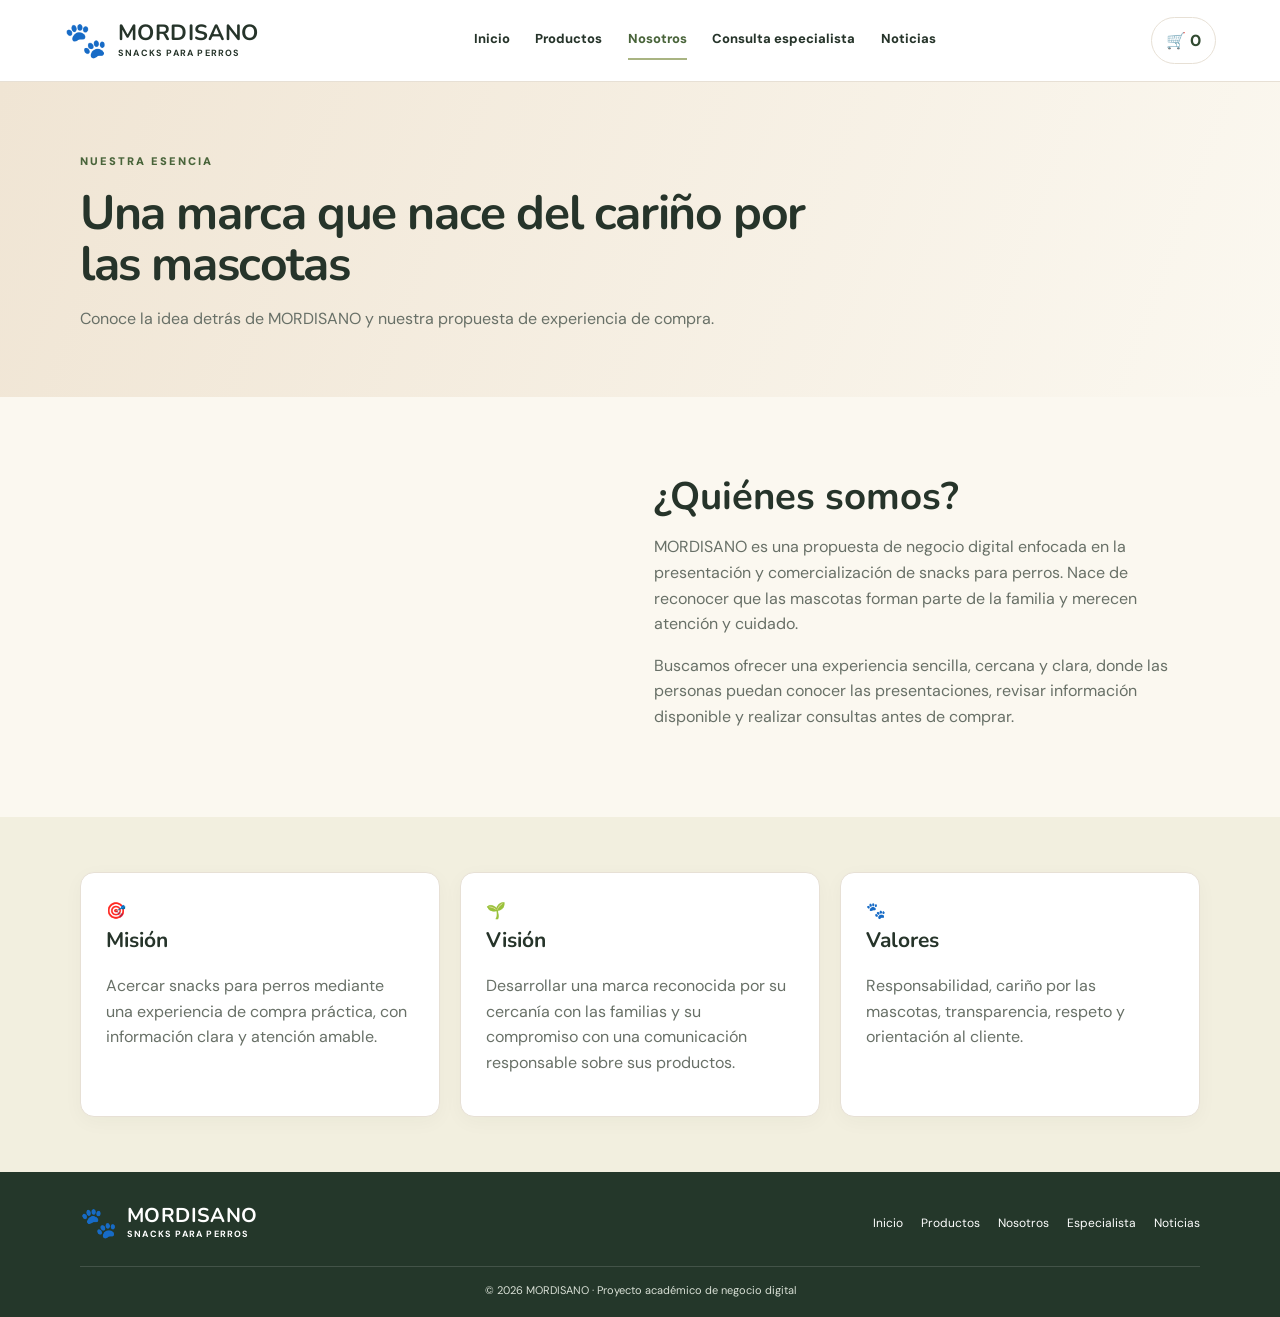
<file: nosotros[1].html>
<!doctype html><html lang="es"><head><meta charset="utf-8"><meta name="viewport" content="width=device-width, initial-scale=1">
<meta name="description" content="MORDISANO: snacks para perros y una experiencia de compra cercana."><title>Nosotros | MORDISANO</title><link rel="stylesheet" href="styles.css"></head><body><header class="site-header">
<a class="brand" href="index.html" aria-label="MORDISANO, inicio"><span class="paw">🐾</span><span><strong>MORDISANO</strong><small>SNACKS PARA PERROS</small></span></a>
<button class="menu-toggle" id="menuToggle" aria-label="Abrir menú" aria-expanded="false">☰</button>
<nav id="mainNav" class="nav">
<a href="index.html" data-page="index.html" target="_blank" rel="noopener">Inicio</a>
<a href="productos.html" data-page="productos.html" target="_blank" rel="noopener">Productos</a>
<a href="nosotros.html" data-page="nosotros.html" target="_blank" rel="noopener">Nosotros</a>
<a href="consultaespecialista.html" data-page="consultaespecialista.html" target="_blank" rel="noopener">Consulta especialista</a>
<a href="noticias.html" data-page="noticias.html" target="_blank" rel="noopener">Noticias</a>
</nav><div class="header-actions"><button class="cart-pill" id="cartButton" aria-label="Ver carrito">🛒 <span id="cartCount">0</span></button></div></header><main><section class="page-hero"><span class="eyebrow">NUESTRA ESENCIA</span><h1>Una marca que nace del cariño por las mascotas</h1><p>Conoce la idea detrás de MORDISANO y nuestra propuesta de experiencia de compra.</p></section>
<section class="content two-col"><div class="about-photo" role="img" aria-label="Perro junto a su familia"></div><div><h2>¿Quiénes somos?</h2><p>MORDISANO es una propuesta de negocio digital enfocada en la presentación y comercialización de snacks para perros. Nace de reconocer que las mascotas forman parte de la familia y merecen atención y cuidado.</p><p>Buscamos ofrecer una experiencia sencilla, cercana y clara, donde las personas puedan conocer las presentaciones, revisar información disponible y realizar consultas antes de comprar.</p></div></section>
<section class="content" style="background:#f2efdf"><div class="article-grid"><article class="info-card"><span class="article-icon">🎯</span><h3>Misión</h3><p>Acercar snacks para perros mediante una experiencia de compra práctica, con información clara y atención amable.</p></article><article class="info-card"><span class="article-icon">🌱</span><h3>Visión</h3><p>Desarrollar una marca reconocida por su cercanía con las familias y su compromiso con una comunicación responsable sobre sus productos.</p></article><article class="info-card"><span class="article-icon">🐾</span><h3>Valores</h3><p>Responsabilidad, cariño por las mascotas, transparencia, respeto y orientación al cliente.</p></article></div></section></main><footer class="footer"><a class="brand footer-brand" href="index.html" target="_blank" rel="noopener"><span class="paw">🐾</span><span><strong>MORDISANO</strong><small>SNACKS PARA PERROS</small></span></a>
<div class="footer-links"><a href="index.html" target="_blank" rel="noopener">Inicio</a><a href="productos.html" target="_blank" rel="noopener">Productos</a><a href="nosotros.html" target="_blank" rel="noopener">Nosotros</a><a href="consultaespecialista.html" target="_blank" rel="noopener">Especialista</a><a href="noticias.html" target="_blank" rel="noopener">Noticias</a></div>
<p>© <span id="year"></span> MORDISANO · Proyecto académico de negocio digital</p></footer><dialog id="cartDialog" class="cart-dialog"><div class="dialog-head"><h2>Tu carrito</h2><button id="closeCart" aria-label="Cerrar carrito">✕</button></div>
<div id="cartItems" class="cart-items"><p>Aún no has agregado productos.</p></div><div class="cart-total"><span>Total</span><strong id="cartTotal">S/ 0.00</strong></div>
<button id="checkoutButton" class="button checkout">Preparar pedido por WhatsApp</button><p class="dialog-note">Este sitio es una demostración académica. El pedido no se procesa ni se cobra automáticamente.</p></dialog><div class="toast" id="toast" role="status" aria-live="polite"></div><script src="script.js"></script><script>document.querySelectorAll('.nav a').forEach(a=>{if(a.dataset.page==='nosotros.html')a.classList.add('active')});</script></body></html>
</file>
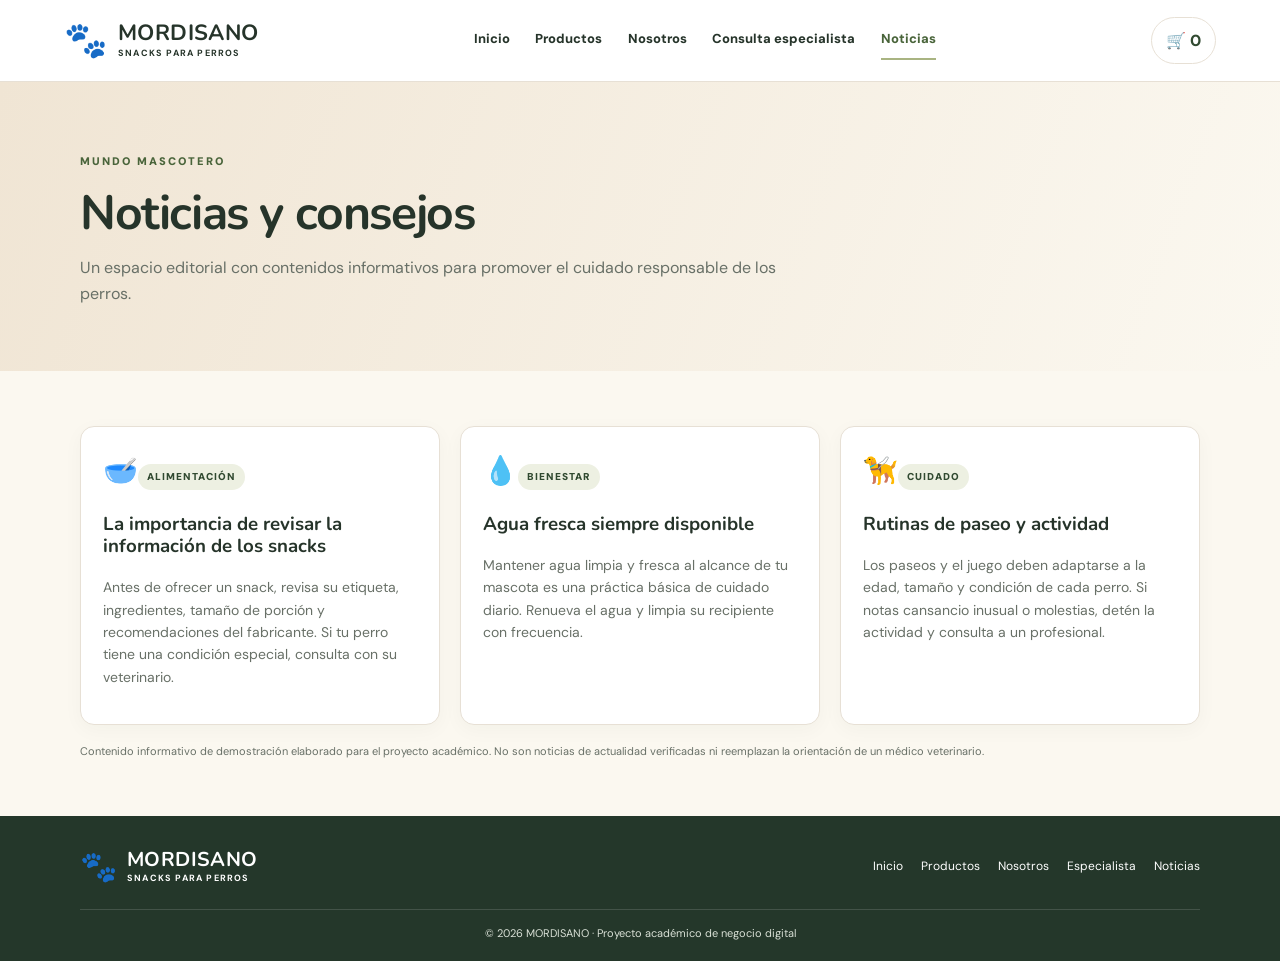
<file: noticias.html>
<!doctype html><html lang="es"><head><meta charset="utf-8"><meta name="viewport" content="width=device-width, initial-scale=1">
<meta name="description" content="MORDISANO: snacks para perros y una experiencia de compra cercana."><title>Noticias | MORDISANO</title><link rel="stylesheet" href="styles.css"></head><body><header class="site-header">
<a class="brand" href="index.html" aria-label="MORDISANO, inicio"><span class="paw">🐾</span><span><strong>MORDISANO</strong><small>SNACKS PARA PERROS</small></span></a>
<button class="menu-toggle" id="menuToggle" aria-label="Abrir menú" aria-expanded="false">☰</button>
<nav id="mainNav" class="nav">
<a href="index.html" data-page="index.html" target="_blank" rel="noopener">Inicio</a>
<a href="productos.html" data-page="productos.html" target="_blank" rel="noopener">Productos</a>
<a href="nosotros.html" data-page="nosotros.html" target="_blank" rel="noopener">Nosotros</a>
<a href="consultaespecialista.html" data-page="consultaespecialista.html" target="_blank" rel="noopener">Consulta especialista</a>
<a href="noticias.html" data-page="noticias.html" target="_blank" rel="noopener">Noticias</a>
</nav><div class="header-actions"><button class="cart-pill" id="cartButton" aria-label="Ver carrito">🛒 <span id="cartCount">0</span></button></div></header><main><section class="page-hero"><span class="eyebrow">MUNDO MASCOTERO</span><h1>Noticias y consejos</h1><p>Un espacio editorial con contenidos informativos para promover el cuidado responsable de los perros.</p></section>
<section class="content"><div class="article-grid"><article class="article-card"><span class="article-icon">🥣</span><span class="label-note">ALIMENTACIÓN</span><h3>La importancia de revisar la información de los snacks</h3><p>Antes de ofrecer un snack, revisa su etiqueta, ingredientes, tamaño de porción y recomendaciones del fabricante. Si tu perro tiene una condición especial, consulta con su veterinario.</p></article><article class="article-card"><span class="article-icon">💧</span><span class="label-note">BIENESTAR</span><h3>Agua fresca siempre disponible</h3><p>Mantener agua limpia y fresca al alcance de tu mascota es una práctica básica de cuidado diario. Renueva el agua y limpia su recipiente con frecuencia.</p></article><article class="article-card"><span class="article-icon">🦮</span><span class="label-note">CUIDADO</span><h3>Rutinas de paseo y actividad</h3><p>Los paseos y el juego deben adaptarse a la edad, tamaño y condición de cada perro. Si notas cansancio inusual o molestias, detén la actividad y consulta a un profesional.</p></article></div><p class="notice">Contenido informativo de demostración elaborado para el proyecto académico. No son noticias de actualidad verificadas ni reemplazan la orientación de un médico veterinario.</p></section></main><footer class="footer"><a class="brand footer-brand" href="index.html" target="_blank" rel="noopener"><span class="paw">🐾</span><span><strong>MORDISANO</strong><small>SNACKS PARA PERROS</small></span></a>
<div class="footer-links"><a href="index.html" target="_blank" rel="noopener">Inicio</a><a href="productos.html" target="_blank" rel="noopener">Productos</a><a href="nosotros.html" target="_blank" rel="noopener">Nosotros</a><a href="consultaespecialista.html" target="_blank" rel="noopener">Especialista</a><a href="noticias.html" target="_blank" rel="noopener">Noticias</a></div>
<p>© <span id="year"></span> MORDISANO · Proyecto académico de negocio digital</p></footer><dialog id="cartDialog" class="cart-dialog"><div class="dialog-head"><h2>Tu carrito</h2><button id="closeCart" aria-label="Cerrar carrito">✕</button></div>
<div id="cartItems" class="cart-items"><p>Aún no has agregado productos.</p></div><div class="cart-total"><span>Total</span><strong id="cartTotal">S/ 0.00</strong></div>
<button id="checkoutButton" class="button checkout">Preparar pedido por WhatsApp</button><p class="dialog-note">Este sitio es una demostración académica. El pedido no se procesa ni se cobra automáticamente.</p></dialog><div class="toast" id="toast" role="status" aria-live="polite"></div><script src="script.js"></script><script>document.querySelectorAll('.nav a').forEach(a=>{if(a.dataset.page==='noticias.html')a.classList.add('active')});</script></body></html>
</file>
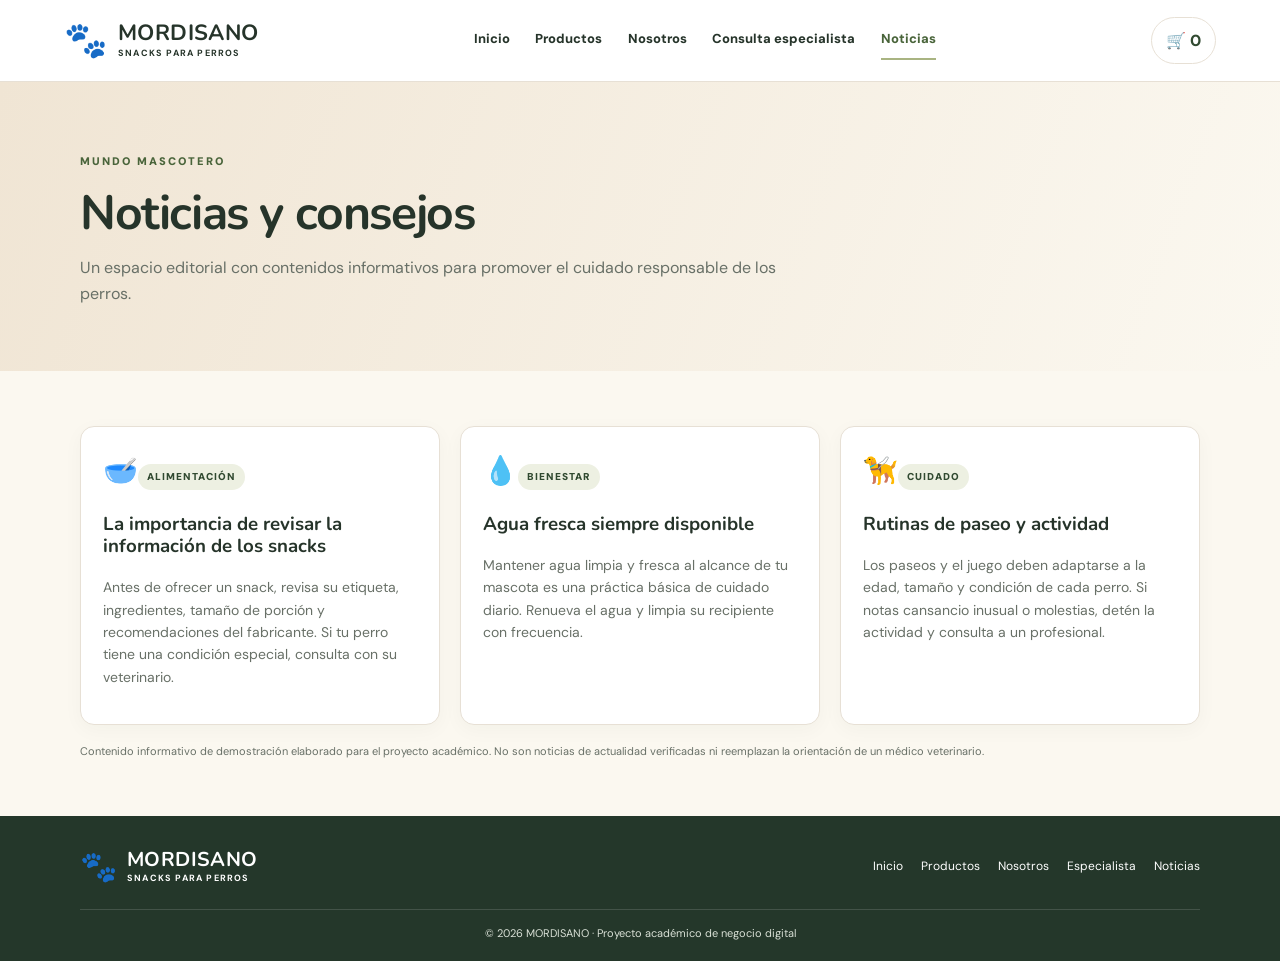
<file: noticias[1].html>
<!doctype html><html lang="es"><head><meta charset="utf-8"><meta name="viewport" content="width=device-width, initial-scale=1">
<meta name="description" content="MORDISANO: snacks para perros y una experiencia de compra cercana."><title>Noticias | MORDISANO</title><link rel="stylesheet" href="styles.css"></head><body><header class="site-header">
<a class="brand" href="index.html" aria-label="MORDISANO, inicio"><span class="paw">🐾</span><span><strong>MORDISANO</strong><small>SNACKS PARA PERROS</small></span></a>
<button class="menu-toggle" id="menuToggle" aria-label="Abrir menú" aria-expanded="false">☰</button>
<nav id="mainNav" class="nav">
<a href="index.html" data-page="index.html" target="_blank" rel="noopener">Inicio</a>
<a href="productos.html" data-page="productos.html" target="_blank" rel="noopener">Productos</a>
<a href="nosotros.html" data-page="nosotros.html" target="_blank" rel="noopener">Nosotros</a>
<a href="consultaespecialista.html" data-page="consultaespecialista.html" target="_blank" rel="noopener">Consulta especialista</a>
<a href="noticias.html" data-page="noticias.html" target="_blank" rel="noopener">Noticias</a>
</nav><div class="header-actions"><button class="cart-pill" id="cartButton" aria-label="Ver carrito">🛒 <span id="cartCount">0</span></button></div></header><main><section class="page-hero"><span class="eyebrow">MUNDO MASCOTERO</span><h1>Noticias y consejos</h1><p>Un espacio editorial con contenidos informativos para promover el cuidado responsable de los perros.</p></section>
<section class="content"><div class="article-grid"><article class="article-card"><span class="article-icon">🥣</span><span class="label-note">ALIMENTACIÓN</span><h3>La importancia de revisar la información de los snacks</h3><p>Antes de ofrecer un snack, revisa su etiqueta, ingredientes, tamaño de porción y recomendaciones del fabricante. Si tu perro tiene una condición especial, consulta con su veterinario.</p></article><article class="article-card"><span class="article-icon">💧</span><span class="label-note">BIENESTAR</span><h3>Agua fresca siempre disponible</h3><p>Mantener agua limpia y fresca al alcance de tu mascota es una práctica básica de cuidado diario. Renueva el agua y limpia su recipiente con frecuencia.</p></article><article class="article-card"><span class="article-icon">🦮</span><span class="label-note">CUIDADO</span><h3>Rutinas de paseo y actividad</h3><p>Los paseos y el juego deben adaptarse a la edad, tamaño y condición de cada perro. Si notas cansancio inusual o molestias, detén la actividad y consulta a un profesional.</p></article></div><p class="notice">Contenido informativo de demostración elaborado para el proyecto académico. No son noticias de actualidad verificadas ni reemplazan la orientación de un médico veterinario.</p></section></main><footer class="footer"><a class="brand footer-brand" href="index.html" target="_blank" rel="noopener"><span class="paw">🐾</span><span><strong>MORDISANO</strong><small>SNACKS PARA PERROS</small></span></a>
<div class="footer-links"><a href="index.html" target="_blank" rel="noopener">Inicio</a><a href="productos.html" target="_blank" rel="noopener">Productos</a><a href="nosotros.html" target="_blank" rel="noopener">Nosotros</a><a href="consultaespecialista.html" target="_blank" rel="noopener">Especialista</a><a href="noticias.html" target="_blank" rel="noopener">Noticias</a></div>
<p>© <span id="year"></span> MORDISANO · Proyecto académico de negocio digital</p></footer><dialog id="cartDialog" class="cart-dialog"><div class="dialog-head"><h2>Tu carrito</h2><button id="closeCart" aria-label="Cerrar carrito">✕</button></div>
<div id="cartItems" class="cart-items"><p>Aún no has agregado productos.</p></div><div class="cart-total"><span>Total</span><strong id="cartTotal">S/ 0.00</strong></div>
<button id="checkoutButton" class="button checkout">Preparar pedido por WhatsApp</button><p class="dialog-note">Este sitio es una demostración académica. El pedido no se procesa ni se cobra automáticamente.</p></dialog><div class="toast" id="toast" role="status" aria-live="polite"></div><script src="script.js"></script><script>document.querySelectorAll('.nav a').forEach(a=>{if(a.dataset.page==='noticias.html')a.classList.add('active')});</script></body></html>
</file>
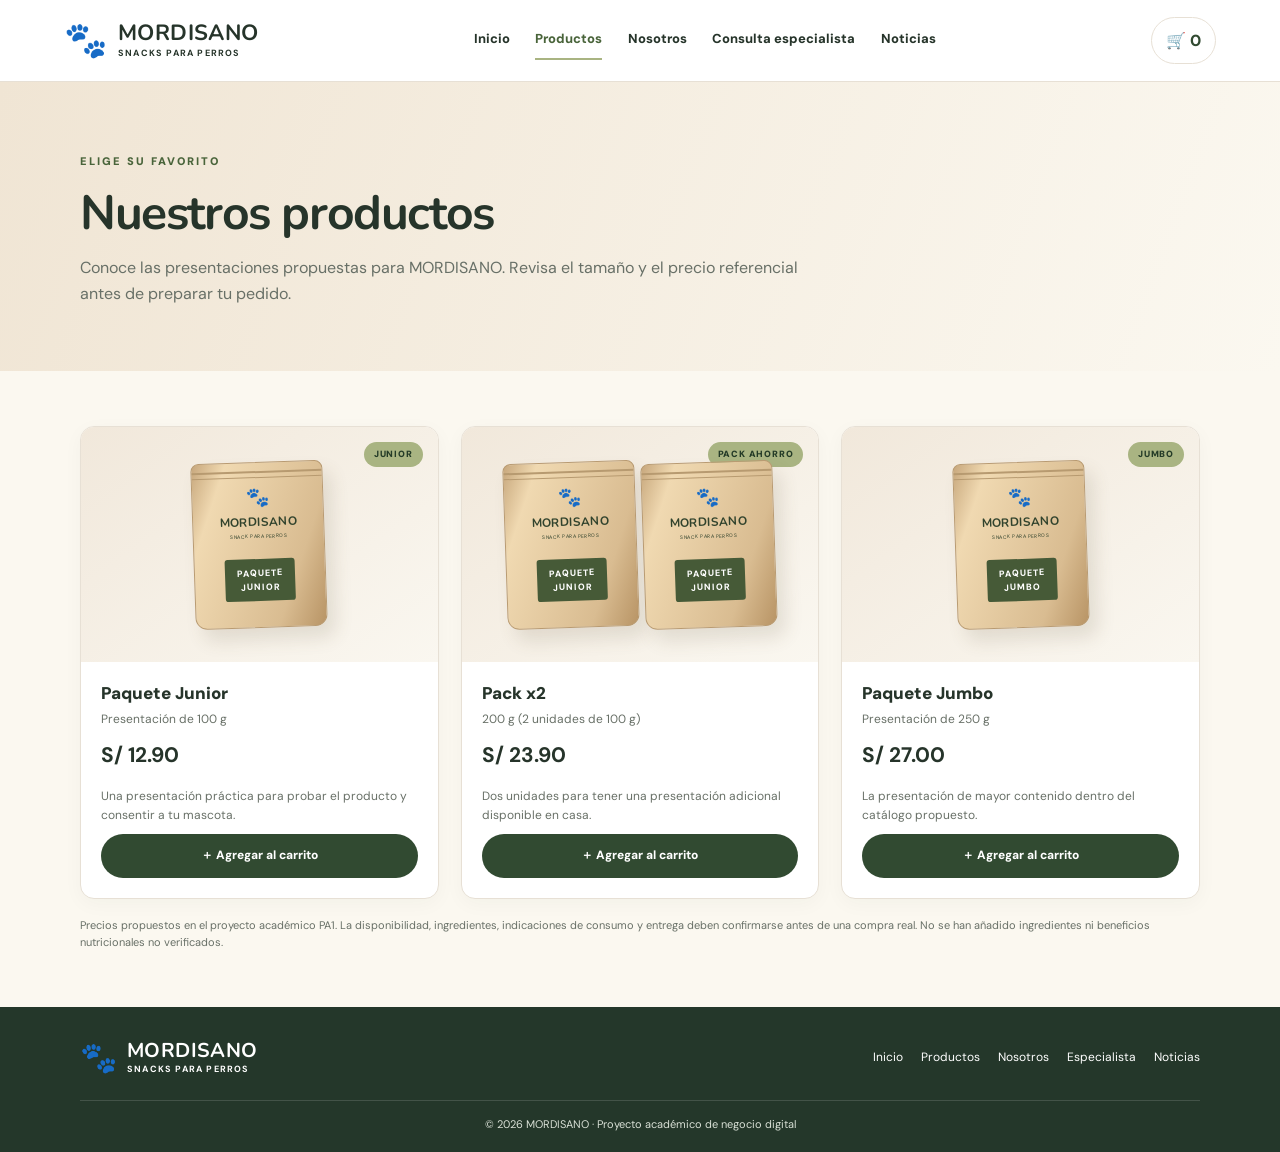
<file: productos.html>
<!doctype html><html lang="es"><head><meta charset="utf-8"><meta name="viewport" content="width=device-width, initial-scale=1">
<meta name="description" content="MORDISANO: snacks para perros y una experiencia de compra cercana."><title>Productos | MORDISANO</title><link rel="stylesheet" href="styles.css"></head><body><header class="site-header">
<a class="brand" href="index.html" aria-label="MORDISANO, inicio"><span class="paw">🐾</span><span><strong>MORDISANO</strong><small>SNACKS PARA PERROS</small></span></a>
<button class="menu-toggle" id="menuToggle" aria-label="Abrir menú" aria-expanded="false">☰</button>
<nav id="mainNav" class="nav">
<a href="index.html" data-page="index.html" target="_blank" rel="noopener">Inicio</a>
<a href="productos.html" data-page="productos.html" target="_blank" rel="noopener">Productos</a>
<a href="nosotros.html" data-page="nosotros.html" target="_blank" rel="noopener">Nosotros</a>
<a href="consultaespecialista.html" data-page="consultaespecialista.html" target="_blank" rel="noopener">Consulta especialista</a>
<a href="noticias.html" data-page="noticias.html" target="_blank" rel="noopener">Noticias</a>
</nav><div class="header-actions"><button class="cart-pill" id="cartButton" aria-label="Ver carrito">🛒 <span id="cartCount">0</span></button></div></header><main>
<section class="page-hero"><span class="eyebrow">ELIGE SU FAVORITO</span><h1>Nuestros productos</h1><p>Conoce las presentaciones propuestas para MORDISANO. Revisa el tamaño y el precio referencial antes de preparar tu pedido.</p></section>
<section class="content"><div class="product-grid">
<article class="product-card"><div class="product-image"><span class="tag">JUNIOR</span><div class="pack"><span class="pack-paw">🐾</span><b>MORDISANO</b><small>SNACK PARA PERROS</small><span class="pack-label">PAQUETE<br>JUNIOR</span></div></div><div class="product-info"><h3>Paquete Junior</h3><p>Presentación de 100 g</p><strong class="price">S/ 12.90</strong><p>Una presentación práctica para probar el producto y consentir a tu mascota.</p><button class="button add-to-cart" data-name="Paquete Junior" data-price="12.90">＋ Agregar al carrito</button></div></article>
<article class="product-card"><div class="product-image"><span class="tag">PACK AHORRO</span><div class="two-packs"><div class="pack"><span class="pack-paw">🐾</span><b>MORDISANO</b><small>SNACK PARA PERROS</small><span class="pack-label">PAQUETE<br>JUNIOR</span></div><div class="pack"><span class="pack-paw">🐾</span><b>MORDISANO</b><small>SNACK PARA PERROS</small><span class="pack-label">PAQUETE<br>JUNIOR</span></div></div></div><div class="product-info"><h3>Pack x2</h3><p>200 g (2 unidades de 100 g)</p><strong class="price">S/ 23.90</strong><p>Dos unidades para tener una presentación adicional disponible en casa.</p><button class="button add-to-cart" data-name="Pack x2" data-price="23.90">＋ Agregar al carrito</button></div></article>
<article class="product-card"><div class="product-image"><span class="tag">JUMBO</span><div class="pack"><span class="pack-paw">🐾</span><b>MORDISANO</b><small>SNACK PARA PERROS</small><span class="pack-label">PAQUETE<br>JUMBO</span></div></div><div class="product-info"><h3>Paquete Jumbo</h3><p>Presentación de 250 g</p><strong class="price">S/ 27.00</strong><p>La presentación de mayor contenido dentro del catálogo propuesto.</p><button class="button add-to-cart" data-name="Paquete Jumbo" data-price="27.00">＋ Agregar al carrito</button></div></article>
</div><p class="notice">Precios propuestos en el proyecto académico PA1. La disponibilidad, ingredientes, indicaciones de consumo y entrega deben confirmarse antes de una compra real. No se han añadido ingredientes ni beneficios nutricionales no verificados.</p></section></main><footer class="footer"><a class="brand footer-brand" href="index.html" target="_blank" rel="noopener"><span class="paw">🐾</span><span><strong>MORDISANO</strong><small>SNACKS PARA PERROS</small></span></a>
<div class="footer-links"><a href="index.html" target="_blank" rel="noopener">Inicio</a><a href="productos.html" target="_blank" rel="noopener">Productos</a><a href="nosotros.html" target="_blank" rel="noopener">Nosotros</a><a href="consultaespecialista.html" target="_blank" rel="noopener">Especialista</a><a href="noticias.html" target="_blank" rel="noopener">Noticias</a></div>
<p>© <span id="year"></span> MORDISANO · Proyecto académico de negocio digital</p></footer><dialog id="cartDialog" class="cart-dialog"><div class="dialog-head"><h2>Tu carrito</h2><button id="closeCart" aria-label="Cerrar carrito">✕</button></div>
<div id="cartItems" class="cart-items"><p>Aún no has agregado productos.</p></div><div class="cart-total"><span>Total</span><strong id="cartTotal">S/ 0.00</strong></div>
<button id="checkoutButton" class="button checkout">Preparar pedido por WhatsApp</button><p class="dialog-note">Este sitio es una demostración académica. El pedido no se procesa ni se cobra automáticamente.</p></dialog><div class="toast" id="toast" role="status" aria-live="polite"></div><script src="script.js"></script><script>document.querySelectorAll('.nav a').forEach(a=>{if(a.dataset.page==='productos.html')a.classList.add('active')});</script></body></html>
</file>
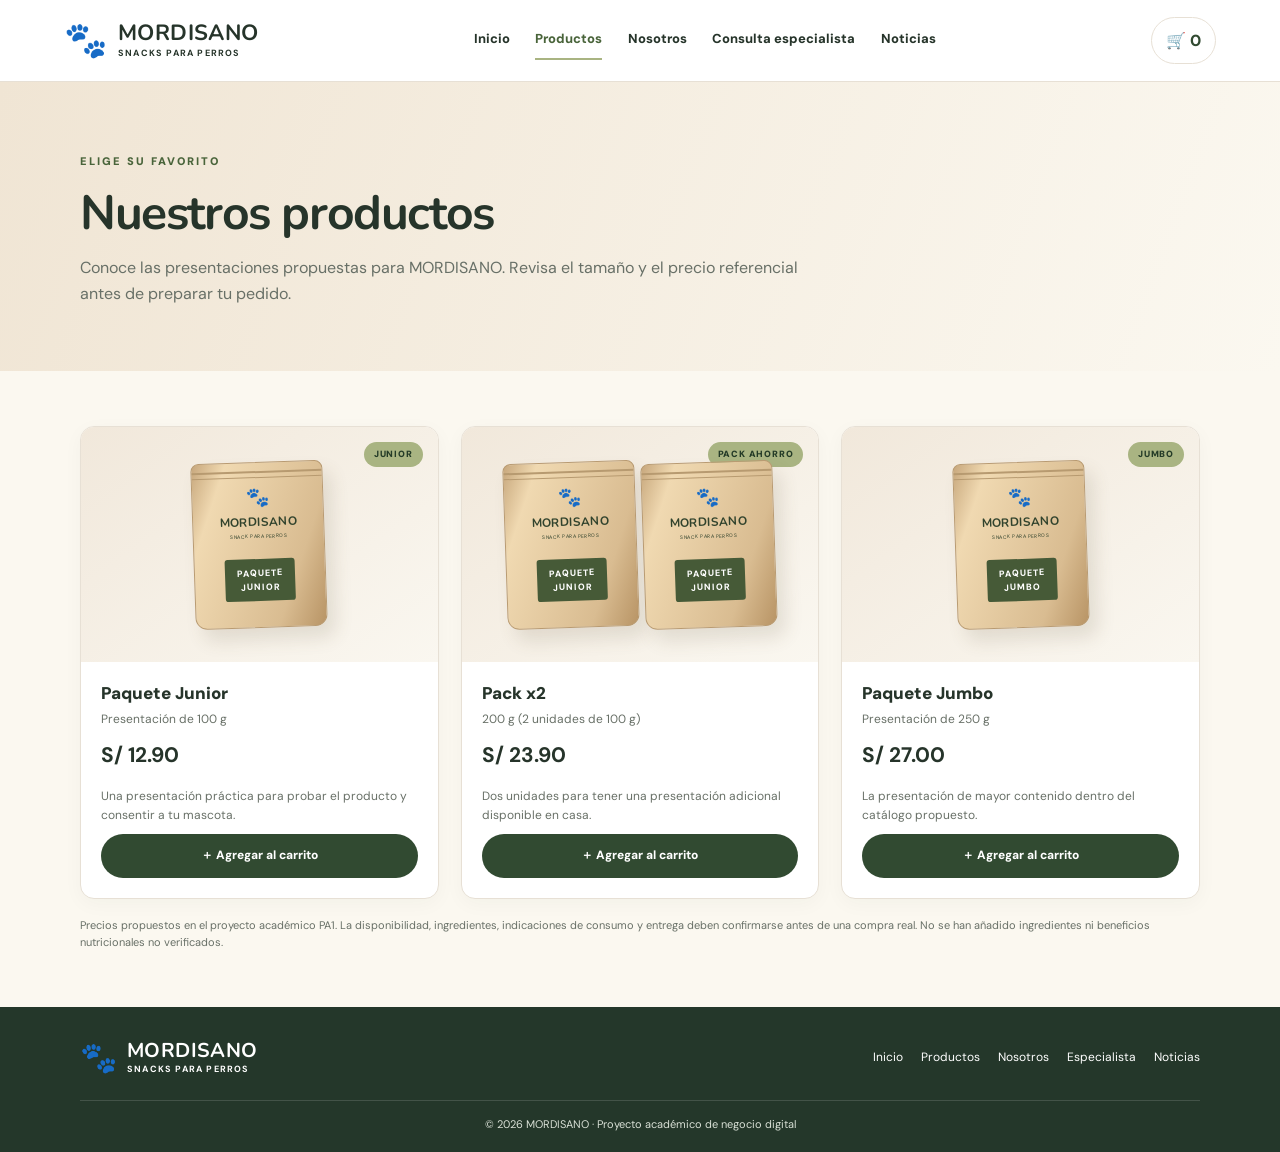
<file: productos[1].html>
<!doctype html><html lang="es"><head><meta charset="utf-8"><meta name="viewport" content="width=device-width, initial-scale=1">
<meta name="description" content="MORDISANO: snacks para perros y una experiencia de compra cercana."><title>Productos | MORDISANO</title><link rel="stylesheet" href="styles.css"></head><body><header class="site-header">
<a class="brand" href="index.html" aria-label="MORDISANO, inicio"><span class="paw">🐾</span><span><strong>MORDISANO</strong><small>SNACKS PARA PERROS</small></span></a>
<button class="menu-toggle" id="menuToggle" aria-label="Abrir menú" aria-expanded="false">☰</button>
<nav id="mainNav" class="nav">
<a href="index.html" data-page="index.html" target="_blank" rel="noopener">Inicio</a>
<a href="productos.html" data-page="productos.html" target="_blank" rel="noopener">Productos</a>
<a href="nosotros.html" data-page="nosotros.html" target="_blank" rel="noopener">Nosotros</a>
<a href="consultaespecialista.html" data-page="consultaespecialista.html" target="_blank" rel="noopener">Consulta especialista</a>
<a href="noticias.html" data-page="noticias.html" target="_blank" rel="noopener">Noticias</a>
</nav><div class="header-actions"><button class="cart-pill" id="cartButton" aria-label="Ver carrito">🛒 <span id="cartCount">0</span></button></div></header><main>
<section class="page-hero"><span class="eyebrow">ELIGE SU FAVORITO</span><h1>Nuestros productos</h1><p>Conoce las presentaciones propuestas para MORDISANO. Revisa el tamaño y el precio referencial antes de preparar tu pedido.</p></section>
<section class="content"><div class="product-grid">
<article class="product-card"><div class="product-image"><span class="tag">JUNIOR</span><div class="pack"><span class="pack-paw">🐾</span><b>MORDISANO</b><small>SNACK PARA PERROS</small><span class="pack-label">PAQUETE<br>JUNIOR</span></div></div><div class="product-info"><h3>Paquete Junior</h3><p>Presentación de 100 g</p><strong class="price">S/ 12.90</strong><p>Una presentación práctica para probar el producto y consentir a tu mascota.</p><button class="button add-to-cart" data-name="Paquete Junior" data-price="12.90">＋ Agregar al carrito</button></div></article>
<article class="product-card"><div class="product-image"><span class="tag">PACK AHORRO</span><div class="two-packs"><div class="pack"><span class="pack-paw">🐾</span><b>MORDISANO</b><small>SNACK PARA PERROS</small><span class="pack-label">PAQUETE<br>JUNIOR</span></div><div class="pack"><span class="pack-paw">🐾</span><b>MORDISANO</b><small>SNACK PARA PERROS</small><span class="pack-label">PAQUETE<br>JUNIOR</span></div></div></div><div class="product-info"><h3>Pack x2</h3><p>200 g (2 unidades de 100 g)</p><strong class="price">S/ 23.90</strong><p>Dos unidades para tener una presentación adicional disponible en casa.</p><button class="button add-to-cart" data-name="Pack x2" data-price="23.90">＋ Agregar al carrito</button></div></article>
<article class="product-card"><div class="product-image"><span class="tag">JUMBO</span><div class="pack"><span class="pack-paw">🐾</span><b>MORDISANO</b><small>SNACK PARA PERROS</small><span class="pack-label">PAQUETE<br>JUMBO</span></div></div><div class="product-info"><h3>Paquete Jumbo</h3><p>Presentación de 250 g</p><strong class="price">S/ 27.00</strong><p>La presentación de mayor contenido dentro del catálogo propuesto.</p><button class="button add-to-cart" data-name="Paquete Jumbo" data-price="27.00">＋ Agregar al carrito</button></div></article>
</div><p class="notice">Precios propuestos en el proyecto académico PA1. La disponibilidad, ingredientes, indicaciones de consumo y entrega deben confirmarse antes de una compra real. No se han añadido ingredientes ni beneficios nutricionales no verificados.</p></section></main><footer class="footer"><a class="brand footer-brand" href="index.html" target="_blank" rel="noopener"><span class="paw">🐾</span><span><strong>MORDISANO</strong><small>SNACKS PARA PERROS</small></span></a>
<div class="footer-links"><a href="index.html" target="_blank" rel="noopener">Inicio</a><a href="productos.html" target="_blank" rel="noopener">Productos</a><a href="nosotros.html" target="_blank" rel="noopener">Nosotros</a><a href="consultaespecialista.html" target="_blank" rel="noopener">Especialista</a><a href="noticias.html" target="_blank" rel="noopener">Noticias</a></div>
<p>© <span id="year"></span> MORDISANO · Proyecto académico de negocio digital</p></footer><dialog id="cartDialog" class="cart-dialog"><div class="dialog-head"><h2>Tu carrito</h2><button id="closeCart" aria-label="Cerrar carrito">✕</button></div>
<div id="cartItems" class="cart-items"><p>Aún no has agregado productos.</p></div><div class="cart-total"><span>Total</span><strong id="cartTotal">S/ 0.00</strong></div>
<button id="checkoutButton" class="button checkout">Preparar pedido por WhatsApp</button><p class="dialog-note">Este sitio es una demostración académica. El pedido no se procesa ni se cobra automáticamente.</p></dialog><div class="toast" id="toast" role="status" aria-live="polite"></div><script src="script.js"></script><script>document.querySelectorAll('.nav a').forEach(a=>{if(a.dataset.page==='productos.html')a.classList.add('active')});</script></body></html>
</file>
<file: styles.css>
@import url('https://fonts.googleapis.com/css2?family=DM+Sans:wght@400;500;600;700&family=Nunito:wght@600;700;800;900&display=swap');
:root{--green:#314a31;--green2:#49643a;--sage:#dfe5cc;--cream:#fbf8f0;--sand:#eee4d4;--ink:#26342a;--muted:#687067;--white:#fff;--line:#e7e0d5;--shadow:0 12px 32px rgba(42,55,38,.09)}
*{box-sizing:border-box}html{scroll-behavior:smooth}body{margin:0;background:var(--cream);color:var(--ink);font-family:'DM Sans',sans-serif;line-height:1.6}a{color:inherit;text-decoration:none}button,input,textarea,select{font:inherit}button{cursor:pointer}
.site-header{min-height:82px;display:flex;align-items:center;justify-content:space-between;padding:12px clamp(18px,5vw,76px);gap:22px;background:rgba(255,255,255,.96);border-bottom:1px solid var(--line);position:sticky;top:0;z-index:20;backdrop-filter:blur(12px)}
.brand{display:flex;align-items:center;gap:10px;min-width:max-content}.paw{font-size:35px;line-height:1}.brand strong{font-family:'Nunito',sans-serif;font-size:22px;letter-spacing:.4px;display:block;line-height:1.15}.brand small{font-size:9px;font-weight:700;letter-spacing:1.2px;display:block}
.nav{display:flex;align-items:center;gap:clamp(12px,2vw,28px);font-size:13px;font-weight:800}.nav a{padding:8px 0;border-bottom:2px solid transparent}.nav a:hover,.nav a.active{color:var(--green2);border-color:#a9b482}
.header-actions{display:flex;align-items:center;gap:10px}.cart-pill{border:1px solid var(--line);background:white;border-radius:24px;padding:10px 14px;color:var(--green);font-weight:800;white-space:nowrap}.menu-toggle{display:none;background:none;border:0;font-size:25px;color:var(--green)}
.hero{display:grid;grid-template-columns:1fr 1fr;min-height:440px;background:linear-gradient(110deg,#f0e5d4,#fbf8f0 55%);overflow:hidden}.hero-copy{padding:clamp(40px,7vw,90px) 5vw clamp(40px,7vw,75px) max(6vw,calc((100vw - 1180px)/2));align-self:center}.eyebrow{font-size:11px;letter-spacing:2px;color:var(--green2);font-weight:900}.hero h1,.page-hero h1{font-family:'Nunito',sans-serif;font-size:clamp(36px,4.2vw,59px);line-height:1.07;letter-spacing:-1.4px;margin:15px 0}.hero p{font-size:17px;color:#505b4f;max-width:480px;margin:0 0 26px}.hero-photo{min-height:390px;background:linear-gradient(90deg,rgba(251,248,240,.05),rgba(49,74,49,.02)),url('https://images.unsplash.com/photo-1552056635-6f4f1a3c4c1a?auto=format&fit=crop&w=1200&q=85') center 42%/cover;position:relative}.photo-note{position:absolute;right:8%;top:24%;font-family:'Nunito',sans-serif;font-size:21px;font-weight:900;line-height:1.05;transform:rotate(7deg);color:var(--green);background:#fbf8f0d9;padding:14px;border-radius:50%}
.button{display:inline-flex;align-items:center;justify-content:center;gap:10px;background:var(--green);color:white;border:0;border-radius:28px;padding:13px 23px;font-size:14px;font-weight:800;transition:transform .2s,background .2s}.button:hover{background:#49643a;transform:translateY(-2px)}.button.secondary{background:#e7ebd8;color:var(--green)}.button.whatsapp{background:#477d4b}
.benefits{display:grid;grid-template-columns:repeat(4,1fr);gap:15px;padding:24px max(5vw,calc((100vw - 1120px)/2));background:#f2efdf;border-block:1px solid #e8e5d4}.benefits div{display:flex;align-items:center;justify-content:center;gap:12px}.benefits span{display:grid;place-items:center;flex:0 0 48px;height:48px;border:1px solid #c4cda4;background:#e4e8d1;border-radius:50%;font-size:23px;color:var(--green)}.benefits p{font-size:12px;font-weight:800;margin:0}
.section{padding:70px max(5vw,calc((100vw - 1120px)/2))}.section-heading{display:flex;justify-content:space-between;align-items:end;margin-bottom:28px;gap:20px}.section h2,.content h2{font-family:'Nunito',sans-serif;font-size:clamp(29px,3vw,39px);line-height:1.1;margin:8px 0}.section-heading p,.muted{color:var(--muted);margin:8px 0 0}.product-grid{display:grid;grid-template-columns:repeat(3,minmax(0,1fr));gap:22px}.product-card,.info-card,.article-card{border:1px solid var(--line);background:white;border-radius:14px;overflow:hidden;box-shadow:0 5px 20px rgba(42,55,38,.035)}.product-card{transition:transform .2s,box-shadow .2s}.product-card:hover{transform:translateY(-4px);box-shadow:var(--shadow)}.product-image{height:235px;background:linear-gradient(145deg,#f1e8db,#faf7f0);display:flex;align-items:center;justify-content:center;position:relative;overflow:hidden}.tag{position:absolute;top:15px;right:15px;background:#a9b482;color:#243b27;border-radius:15px;padding:5px 10px;font-size:9px;font-weight:900;letter-spacing:.8px}
.pack{width:132px;height:166px;background:linear-gradient(110deg,#c7a77c,#f0d9b1 18%,#d9bc91 75%,#b89465);border:1px solid #b99b72;border-radius:8px 8px 12px 12px;box-shadow:8px 12px 18px #65553b24;display:flex;align-items:center;flex-direction:column;padding:20px 8px 10px;position:relative;color:#31432d;transform:rotate(-2deg)}.pack:before{content:"";position:absolute;top:8px;left:0;right:0;border-top:2px solid #b79a70;border-bottom:1px solid #b79a70;height:4px}.pack-paw{font-size:19px}.pack b{font-family:'Nunito',sans-serif;font-size:12px;letter-spacing:.4px}.pack small{font-size:5px;letter-spacing:.5px}.pack-label{margin-top:18px;background:#465a37;color:#fff;font-size:9px;font-weight:800;letter-spacing:1px;text-align:center;padding:7px 12px;border-radius:3px}.two-packs{display:flex;align-items:center;gap:6px}.small-pack{transform:scale(.88) rotate(-4deg)}.small-pack:nth-child(2){transform:scale(.88) rotate(4deg)}.small-pack .pack-label{display:none}.product-info{padding:18px 20px 20px}.product-info h3{font-size:17px;margin:0;font-weight:900}.product-info p{font-size:12px;color:var(--muted);margin:3px 0 9px}.price{font-size:21px;display:block;margin-bottom:15px}.add-to-cart{width:100%;padding:12px;font-size:12px}.notice{font-size:11px;color:var(--muted);margin:18px 0 0}
.about{display:grid;grid-template-columns:.9fr 1.1fr;gap:52px;align-items:center;background:#f2efdf}.about-photo{min-height:310px;border-radius:16px;background:url('https://images.unsplash.com/photo-1534361960057-19889db9621e?auto=format&fit=crop&w=900&q=85') center/cover}.about-copy p{color:var(--muted);margin-bottom:14px}.text-link{display:inline-block;margin-top:8px;color:var(--green);font-weight:900;border-bottom:2px solid #a9b482;padding-bottom:3px}
.contact{display:flex;align-items:center;justify-content:space-between;gap:30px}.contact p{color:var(--muted);max-width:540px}.footer{background:#24372a;color:white;padding:32px max(5vw,calc((100vw - 1120px)/2)) 18px;display:grid;grid-template-columns:1fr 1fr;gap:24px;align-items:center}.footer-brand .paw{font-size:30px}.footer-brand strong{font-size:20px}.footer-links{display:flex;justify-content:flex-end;gap:18px;flex-wrap:wrap;font-size:12px}.footer>p{grid-column:1/-1;text-align:center;border-top:1px solid #ffffff24;padding-top:15px;margin:0;color:#d9e0d6;font-size:11px}
.page-hero{padding:65px max(5vw,calc((100vw - 1120px)/2));background:linear-gradient(110deg,#f0e5d4,#fbf8f0)}.page-hero h1{font-size:clamp(34px,4vw,48px);max-width:760px}.page-hero p{max-width:720px;color:var(--muted);margin-bottom:0}.content{padding:55px max(5vw,calc((100vw - 1120px)/2))}.content p{color:var(--muted)}.two-col{display:grid;grid-template-columns:1fr 1fr;gap:28px;align-items:center}.info-card{padding:25px}.info-card h3{font-family:'Nunito',sans-serif;margin:0 0 8px;font-size:21px}.detail-list{padding-left:20px;color:var(--muted)}.detail-list li{margin:8px 0}.article-grid{display:grid;grid-template-columns:repeat(3,1fr);gap:20px}.article-card{padding:22px}.article-card .article-icon{font-size:28px}.article-card h3{font-family:'Nunito',sans-serif;line-height:1.2}.article-card p{font-size:14px}.label-note{display:inline-block;background:#edf0e2;color:var(--green);font-size:10px;font-weight:900;letter-spacing:1px;padding:5px 9px;border-radius:20px}
.form-grid{display:grid;grid-template-columns:1fr 1fr;gap:15px}.field{display:flex;flex-direction:column;gap:6px}.field.full{grid-column:1/-1}.field label{font-size:13px;font-weight:800}.field input,.field textarea,.field select{border:1px solid var(--line);border-radius:9px;background:white;padding:12px;color:var(--ink);width:100%}.field textarea{min-height:120px;resize:vertical}.faq details{background:white;border:1px solid var(--line);border-radius:10px;padding:15px 18px;margin:10px 0}.faq summary{font-weight:800;cursor:pointer}.faq details p{margin-bottom:0}
.cart-dialog{border:0;border-radius:18px;padding:25px;width:min(460px,calc(100% - 28px));box-shadow:0 20px 80px #0004;color:var(--ink)}.cart-dialog::backdrop{background:#17231999;backdrop-filter:blur(3px)}.dialog-head{display:flex;align-items:center;justify-content:space-between}.dialog-head h2{font-family:'Nunito',sans-serif;margin:0}.dialog-head button{border:0;background:var(--sage);border-radius:50%;width:34px;height:34px}.cart-items{padding:12px 0}.cart-row{display:flex;justify-content:space-between;gap:12px;padding:10px 0;border-bottom:1px solid var(--line);font-size:14px}.cart-row button{border:0;background:none;color:#9c4c37}.cart-total{display:flex;justify-content:space-between;border-top:1px solid var(--line);padding:17px 0;font-size:18px}.checkout{width:100%}.dialog-note{font-size:11px;color:var(--muted);margin-bottom:0}.toast{position:fixed;bottom:20px;left:50%;transform:translate(-50%,20px);background:var(--green);color:white;border-radius:30px;padding:11px 20px;font-size:13px;opacity:0;pointer-events:none;transition:.25s;z-index:30}.toast.show{opacity:1;transform:translate(-50%,0)}
@media(max-width:900px){.site-header{gap:12px}.nav{gap:11px;font-size:12px}.brand strong{font-size:19px}.cart-pill{padding:9px 11px}.product-grid,.article-grid{grid-template-columns:repeat(2,minmax(0,1fr))}}
@media(max-width:760px){.site-header{min-height:70px;padding:8px 16px;gap:10px}.brand strong{font-size:18px}.brand small{font-size:8px}.paw{font-size:29px}.menu-toggle{display:block;margin-left:auto}.nav{display:none;position:absolute;top:69px;left:0;right:0;background:white;padding:18px 22px 22px;box-shadow:0 12px 20px #0001;flex-direction:column;align-items:stretch;gap:8px;font-size:14px}.nav.open{display:flex}.nav a{padding:8px 0}.cart-pill{padding:8px 10px;font-size:12px}.hero{grid-template-columns:1fr}.hero-copy{padding:42px 24px 30px}.hero h1{font-size:40px}.hero p{font-size:16px}.hero-photo{min-height:260px;background-position:center 40%}.photo-note{top:12%;right:6%;font-size:16px}.benefits{grid-template-columns:repeat(2,1fr);padding:20px 16px;gap:20px 8px}.benefits div{justify-content:flex-start}.benefits span{flex-basis:42px;height:42px;font-size:19px}.benefits p{font-size:11px}.section,.content{padding:45px 18px}.section-heading{align-items:flex-start;flex-direction:column;gap:8px}.product-grid,.article-grid{grid-template-columns:1fr;gap:16px}.product-card{display:grid;grid-template-columns:42% 58%;min-height:190px}.product-image{height:100%;min-height:190px}.pack{transform:scale(.82) rotate(-2deg)}.two-packs{transform:scale(.76)}.product-info{padding:18px 13px 15px;align-self:center}.product-info h3{font-size:15px}.price{font-size:19px;margin-bottom:12px}.add-to-cart{font-size:11px;padding:10px 6px}.about,.two-col{grid-template-columns:1fr;gap:24px}.about-photo{min-height:230px}.contact{align-items:flex-start;flex-direction:column}.footer{grid-template-columns:1fr;padding:28px 20px 16px}.footer-links{justify-content:flex-start;gap:14px}.footer>p{grid-column:auto}.page-hero{padding:45px 20px}.page-hero h1{font-size:36px}.form-grid{grid-template-columns:1fr}.field.full{grid-column:auto}}
@media(prefers-reduced-motion:reduce){html{scroll-behavior:auto}*,*:before,*:after{transition:none!important}}
</file>
